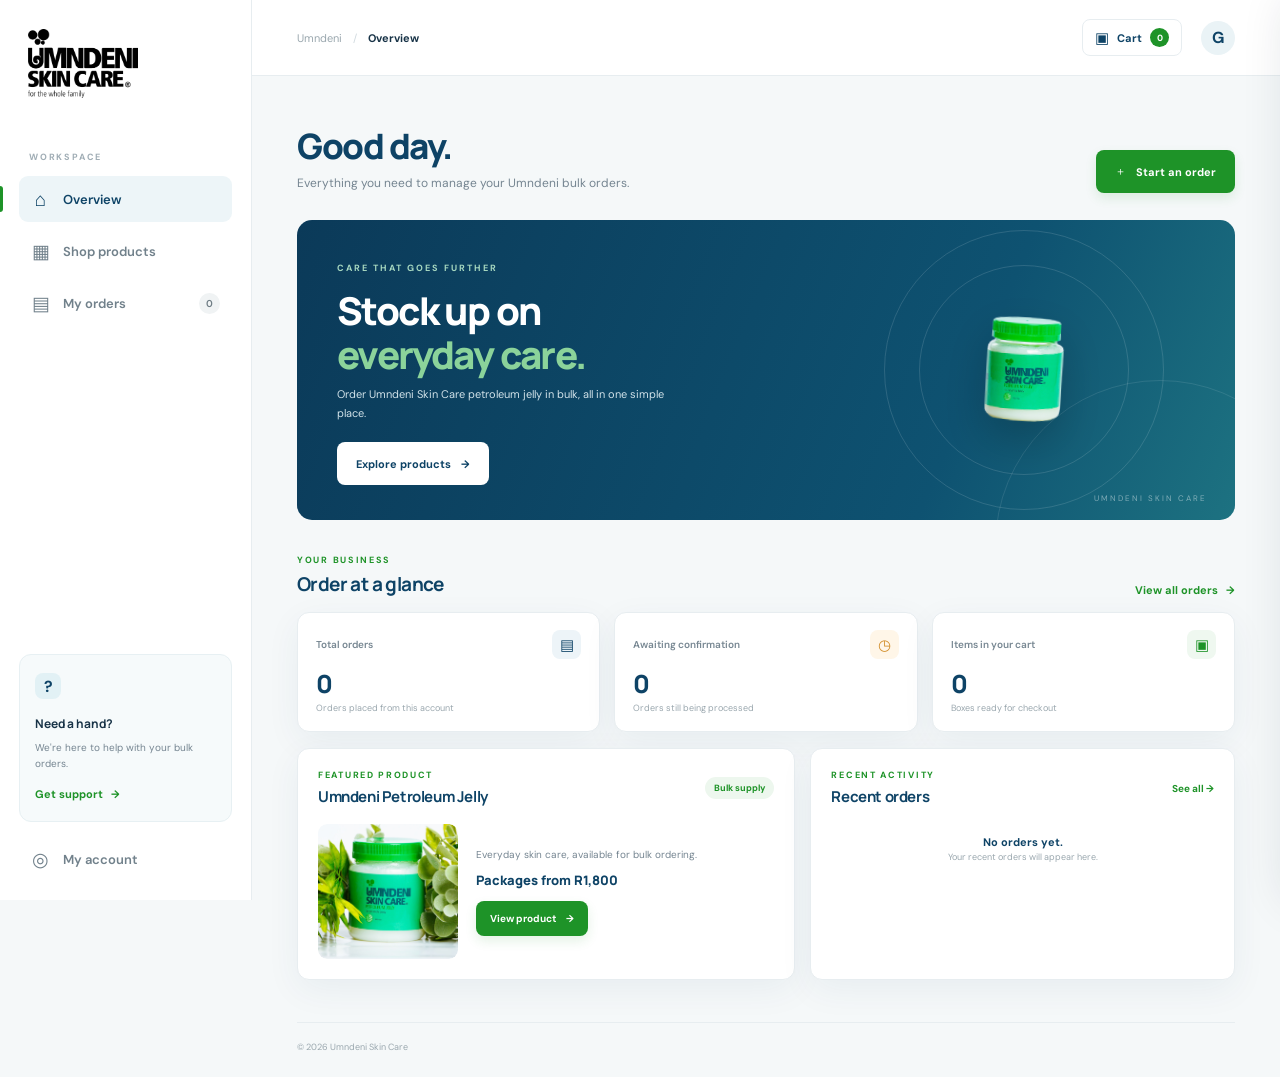
<file: index.html>
<!doctype html>
<html lang="en">
<head>
  <meta charset="UTF-8">
  <meta name="viewport" content="width=device-width, initial-scale=1.0">
  <meta name="theme-color" content="#0E4366">
  <meta name="description" content="Order Umndeni Skin Care petroleum jelly in bulk.">
  <title>Umndeni | Wholesale Shop</title>
  <link rel="preconnect" href="https://fonts.googleapis.com">
  <link rel="preconnect" href="https://fonts.gstatic.com" crossorigin>
  <link href="https://fonts.googleapis.com/css2?family=DM+Sans:wght@400;500;600;700&family=Manrope:wght@400;500;600;700;800&display=swap" rel="stylesheet">
  <link rel="stylesheet" href="assets/css/global.css?v=featured-image-cover1">
  <script src="assets/js/app.js?v=browse-buttons2" defer></script>
  <style>
    @media (max-width: 680px) {
      .hero-art .hero-product-image { display: none !important; }
    }
  </style>
</head>
<body data-page="home">
  <div class="app-shell">
    <aside class="sidebar" id="sidebar">
      <a class="brand" href="#" data-page="home" aria-label="Umndeni home">
        <img class="brand-logo" src="assets/images/Site-Logo-Black.png" alt="Umndeni Skin Care">
      </a>

      <div class="workspace-label">WORKSPACE</div>
      <nav class="side-nav" aria-label="Main navigation">
        <button class="nav-link active" data-page="home"><span class="nav-icon">⌂</span><span>Overview</span></button>
        <button class="nav-link" data-page="shop"><span class="nav-icon">▦</span><span>Shop products</span></button>
        <button class="nav-link" data-page="orders"><span class="nav-icon">▤</span><span>My orders</span><span class="nav-count" id="ordersNavCount">0</span></button>
      </nav>

      <div class="sidebar-spacer"></div>
      <div class="sidebar-help">
        <div class="help-icon">?</div>
        <strong>Need a hand?</strong>
        <p>We're here to help with your bulk orders.</p>
        <button class="text-button" data-page="help">Get support <span>→</span></button>
      </div>
      <div class="sidebar-bottom">
        <button class="nav-link" data-page="account"><span class="nav-icon">◎</span><span>My account</span></button>
      </div>
    </aside>

    <main class="main-area">
      <header class="topbar">
        <div class="topbar-left">
          <button class="mobile-menu icon-button" id="mobileMenu" aria-label="Open navigation">☰</button>
          <div class="breadcrumb"><span>Umndeni</span><span class="crumb-slash">/</span><strong id="pageCrumb">Overview</strong></div>
        </div>
        <div class="topbar-actions">
          <button type="button" class="cart-top-button" id="openCart" aria-label="Open shopping cart"><span class="cart-symbol">▣</span><span class="cart-label">Cart</span><span class="cart-badge" id="cartBadge">0</span></button>
          <button class="avatar-button" data-page="account" aria-label="My account">G</button>
        </div>
      </header>

      <div class="page-wrap">
<section class="page-view active" id="page-home">
          <div class="welcome-row">
            <div><div class="eyebrow"></div><h1>Good day<span id="welcomeName"></span>.</h1><p class="muted">Everything you need to manage your Umndeni bulk orders.</p></div>
            <button class="button button-primary" data-page="shop"><span>＋</span> Start an order</button>
          </div>

          <div class="hero-panel">
            <div class="hero-content">
              <span class="hero-kicker">CARE THAT GOES FURTHER</span>
              <h2>Stock up on<br><em>everyday care.</em></h2>
              <p>Order Umndeni Skin Care petroleum jelly in bulk, all in one simple place.</p>
              <button class="button button-white" data-page="shop">Explore products <span>→</span></button>
            </div>
            <div class="hero-art" aria-label="Product photography placeholder">
              <div class="hero-orbit orbit-one"></div><div class="hero-orbit orbit-two"></div>
              <img class="hero-product-image" src="assets/images/Homepage-Product-Photo.png" alt="Umndeni Skin Care petroleum jelly">
              <span class="hero-art-caption">UMNDENI SKIN CARE</span>
            </div>
            <div class="hero-decoration"></div>
          </div>

          <div class="section-heading"><div><span class="section-kicker">YOUR BUSINESS</span><h2>Order at a glance</h2></div><button class="text-button" data-page="orders">View all orders <span>→</span></button></div>
          <div class="stats-grid">
            <article class="stat-card"><div class="stat-top"><span>Total orders</span><span class="stat-icon navy-icon">▤</span></div><strong id="statTotalOrders">0</strong><small>Orders placed from this account</small></article>
            <article class="stat-card"><div class="stat-top"><span>Awaiting confirmation</span><span class="stat-icon amber-icon">◷</span></div><strong id="statPendingOrders">0</strong><small>Orders still being processed</small></article>
            <article class="stat-card"><div class="stat-top"><span>Items in your cart</span><span class="stat-icon green-icon">▣</span></div><strong id="statCartItems">0</strong><small>Boxes ready for checkout</small></article>
          </div>

          <div class="home-bottom-grid">
            <article class="content-card featured-card">
              <div class="card-heading"><div><span class="section-kicker">FEATURED PRODUCT</span><h3>Umndeni Petroleum Jelly</h3></div><span class="pill pill-green">Bulk supply</span></div>
              <div class="featured-product-row">
                <div class="mini-product-art"><img src="assets/images/Shop-Product-Photo.jpg" alt="Umndeni Petroleum Jelly"></div>
                <div class="featured-info"><p>Everyday skin care, available for bulk ordering.</p><div class="product-price">Packages from R1,800</div><button class="button button-primary button-small" data-page="shop">View product <span>→</span></button></div>
              </div>
            </article>
            <article class="content-card recent-card">
              <div class="card-heading"><div><span class="section-kicker">RECENT ACTIVITY</span><h3>Recent orders</h3></div><button class="icon-text-button" data-page="orders">See all →</button></div>
              <div id="recentOrders"><div class="empty-inline"><span class="empty-icon">▤</span><p>No orders yet.</p><small>Your recent orders will appear here.</small></div></div>
            </article>
          </div>
        </section>
        <footer class="main-footer"><span>© <span id="currentYear"></span> Umndeni Skin Care</span></footer>
      </div>
    </main>
  </div>

  <div class="mobile-overlay" id="mobileOverlay"></div>
  <nav class="mobile-bottom-nav" aria-label="Mobile navigation"><button class="mobile-nav-link active" data-page="home"><span>⌂</span><small>Home</small></button><button class="mobile-nav-link" data-page="shop"><span>▦</span><small>Shop</small></button><button type="button" class="mobile-nav-link mobile-cart-link" id="mobileCart"><span>▣<i id="mobileCartBadge">0</i></span><small>Cart</small></button><button class="mobile-nav-link" data-page="orders"><span>▤</span><small>Orders</small></button><button class="mobile-nav-link" data-page="account"><span>◎</span><small>Account</small></button></nav>

  <div class="drawer-backdrop" id="drawerBackdrop"></div>
  <aside class="cart-drawer" id="cartDrawer" aria-label="Shopping cart" aria-hidden="true">
    <div class="drawer-header"><div><span class="section-kicker">YOUR SELECTION</span><h2>Your cart <span id="drawerItemCount">(0)</span></h2></div><button class="icon-button close-drawer" id="closeCart" aria-label="Close cart">×</button></div>
    <div class="drawer-body" id="cartContents"><div class="empty-state drawer-empty"><div class="empty-state-icon">▣</div><h3>Your cart is empty</h3><p>Add bulk boxes from the shop to get started.</p><button class="button button-primary" data-page="shop" id="emptyCartShop">Browse products</button></div></div>
    <div class="drawer-footer" id="drawerFooter"><div class="summary-line"><span>Order total</span><strong id="drawerOrderTotal">Price on request</strong></div><p>Delivery charges, if applicable, will be confirmed before payment.</p><button class="button button-primary drawer-checkout" id="goCheckout">Continue to checkout <span>→</span></button></div>
  </aside>
  <div class="toast" id="toast" role="status" aria-live="polite"></div>
  <div class="modal-backdrop" id="orderModalBackdrop"><section class="order-modal" role="dialog" aria-modal="true" aria-labelledby="orderModalTitle"><button class="icon-button modal-close" id="closeOrderModal" aria-label="Close">×</button><div id="orderModalContent"></div></section></div>
</body>
</html>
</file>
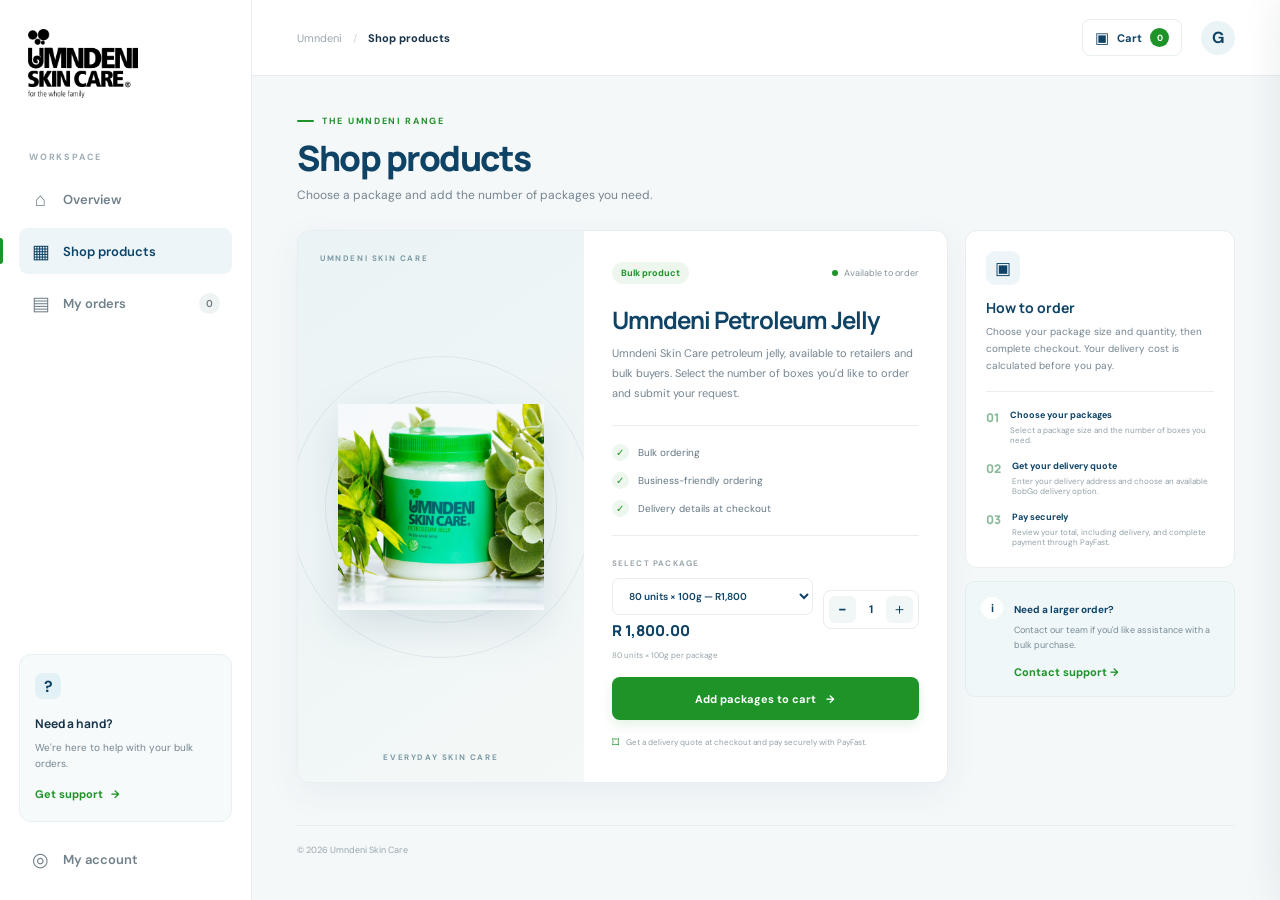
<file: checkout.html>
<!doctype html>
<html lang="en">
<head>
  <meta charset="UTF-8">
  <meta name="viewport" content="width=device-width, initial-scale=1.0">
  <meta name="theme-color" content="#0E4366">
  <meta name="description" content="Order Umndeni Skin Care petroleum jelly in bulk.">
  <title>Umndeni | Wholesale Shop</title>
  <link rel="preconnect" href="https://fonts.googleapis.com">
  <link rel="preconnect" href="https://fonts.gstatic.com" crossorigin>
  <link href="https://fonts.googleapis.com/css2?family=DM+Sans:wght@400;500;600;700&family=Manrope:wght@400;500;600;700;800&display=swap" rel="stylesheet">
  <link rel="stylesheet" href="assets/css/global.css?v=checkout-product-photo1">
  <script src="assets/js/app.js?v=checkout-product-photo1" defer></script>
</head>
<body data-page="checkout">
  <div class="app-shell">
    <aside class="sidebar" id="sidebar">
      <a class="brand" href="#" data-page="home" aria-label="Umndeni home">
        <img class="brand-logo" src="assets/images/Site-Logo-Black.png" alt="Umndeni Skin Care">
      </a>

      <div class="workspace-label">WORKSPACE</div>
      <nav class="side-nav" aria-label="Main navigation">
        <button class="nav-link active" data-page="home"><span class="nav-icon">⌂</span><span>Overview</span></button>
        <button class="nav-link" data-page="shop"><span class="nav-icon">▦</span><span>Shop products</span></button>
        <button class="nav-link" data-page="orders"><span class="nav-icon">▤</span><span>My orders</span><span class="nav-count" id="ordersNavCount">0</span></button>
      </nav>

      <div class="sidebar-spacer"></div>
      <div class="sidebar-help">
        <div class="help-icon">?</div>
        <strong>Need a hand?</strong>
        <p>We're here to help with your bulk orders.</p>
        <button class="text-button" data-page="help">Get support <span>→</span></button>
      </div>
      <div class="sidebar-bottom">
        <button class="nav-link" data-page="account"><span class="nav-icon">◎</span><span>My account</span></button>
      </div>
    </aside>

    <main class="main-area">
      <header class="topbar">
        <div class="topbar-left">
          <button class="mobile-menu icon-button" id="mobileMenu" aria-label="Open navigation">☰</button>
          <div class="breadcrumb"><span>Umndeni</span><span class="crumb-slash">/</span><strong id="pageCrumb">Checkout</strong></div>
        </div>
        <div class="topbar-actions">
          <button type="button" class="cart-top-button" id="openCart" aria-label="Open shopping cart"><span class="cart-symbol">▣</span><span class="cart-label">Cart</span><span class="cart-badge" id="cartBadge">0</span></button>
          <button class="avatar-button" data-page="account" aria-label="My account">G</button>
        </div>
      </header>

      <div class="page-wrap">
<section class="page-view active" id="page-checkout">
          <div class="page-heading"><div><div class="eyebrow"><span class="eyebrow-line"></span> ALMOST THERE</div><h1>Checkout</h1><p class="muted">Enter your details to submit your bulk order.</p></div><span class="checkout-step"><span>1</span> Your details <i></i><span>2</span> Confirmation</span></div>
          <div class="checkout-layout">
            <form class="checkout-form content-card" id="checkoutForm">
              <div class="form-section"><div class="form-section-heading"><span class="form-number">01</span><div><h3>Contact information</h3><p>Who should we contact about this order?</p></div></div>
                <div class="form-grid"><label class="form-field"><span>Full name *</span><input name="fullName" type="text" placeholder="e.g. Thando Mkhize" required autocomplete="name"></label><label class="form-field"><span>Email address *</span><input name="email" type="email" placeholder="you@business.co.za" required autocomplete="email"></label><label class="form-field"><span>Phone number *</span><input name="phone" type="tel" placeholder="+27 00 000 0000" required autocomplete="tel"></label><label class="form-field"><span>Business name</span><input name="business" type="text" placeholder="Your business name" autocomplete="organization"></label></div>
              </div>
              <div class="form-divider"></div>
              <div class="form-section"><div class="form-section-heading"><span class="form-number">02</span><div><h3>Delivery information</h3><p>Where should your order be delivered?</p></div></div>
                <div class="form-grid"><label class="form-field full-field"><span>Street address *</span><input name="address" type="text" placeholder="Street and building name" required autocomplete="street-address"></label><label class="form-field"><span>Suburb / Area</span><input name="area" type="text" placeholder="Suburb or local area" autocomplete="address-level3"></label><label class="form-field"><span>City / Town *</span><input name="city" type="text" placeholder="City or town" required autocomplete="address-level2"></label><label class="form-field"><span>Province *</span><select name="province" required><option value="">Select province</option><option>Eastern Cape</option><option>Free State</option><option>Gauteng</option><option>KwaZulu-Natal</option><option>Limpopo</option><option>Mpumalanga</option><option>North West</option><option>Northern Cape</option><option>Western Cape</option></select></label><label class="form-field"><span>Postal code</span><input name="postalCode" type="text" placeholder="e.g. 4001" autocomplete="postal-code" required></label></div>
                <label class="form-field notes-field"><span>Order notes <small>OPTIONAL</small></span><textarea name="notes" rows="3" placeholder="Anything else we should know about your order?"></textarea></label>
              </div>
              <div class="form-divider"></div>
              <div class="form-section shipping-quote-section"><div class="form-section-heading"><span class="form-number">03</span><div><h3>Delivery options</h3><p>Get available delivery services and prices for your address.</p></div></div><button class="button button-secondary" type="button" id="getDeliveryQuote">Get delivery options</button><p class="form-feedback" id="deliveryQuoteFeedback" aria-live="polite"></p><div id="deliveryQuoteOptions" aria-live="polite"></div></div>
              <div class="form-divider"></div>
              <div class="checkout-assurance"><span>✓</span><p>Your delivery price is calculated from the delivery options available for your address. Payment is securely processed by PayFast.</p></div>
              <button class="button button-primary submit-order-button" id="payNowButton" type="submit" disabled>Get a delivery quote first <span>→</span></button>
            </form>
            <aside class="checkout-summary content-card"><span class="section-kicker">YOUR ORDER</span><h3>Order summary</h3><div id="checkoutItems"></div><div class="summary-line"><span>Packages</span><strong id="checkoutBoxCount">0</strong></div><div class="summary-line"><span>Products subtotal</span><strong id="checkoutSubtotal">R0</strong></div><div class="summary-line"><span>Delivery</span><strong id="checkoutDeliveryFee">Awaiting quote</strong></div><div class="summary-line total-line"><span>Total to pay</span><strong id="checkoutOrderTotal">Get delivery quote</strong></div><div class="summary-info"><span>i</span><p>Choose a delivery option to see your final total before paying.</p></div><button class="back-to-cart" type="button" id="backToCart">← Edit cart</button></aside>
          </div>
        </section>
        <footer class="main-footer"><span>© <span id="currentYear"></span> Umndeni Skin Care</span></footer>
      </div>
    </main>
  </div>

  <div class="mobile-overlay" id="mobileOverlay"></div>
  <nav class="mobile-bottom-nav" aria-label="Mobile navigation"><button class="mobile-nav-link active" data-page="home"><span>⌂</span><small>Home</small></button><button class="mobile-nav-link" data-page="shop"><span>▦</span><small>Shop</small></button><button type="button" class="mobile-nav-link mobile-cart-link" id="mobileCart"><span>▣<i id="mobileCartBadge">0</i></span><small>Cart</small></button><button class="mobile-nav-link" data-page="orders"><span>▤</span><small>Orders</small></button><button class="mobile-nav-link" data-page="account"><span>◎</span><small>Account</small></button></nav>

  <div class="drawer-backdrop" id="drawerBackdrop"></div>
  <aside class="cart-drawer" id="cartDrawer" aria-label="Shopping cart" aria-hidden="true">
    <div class="drawer-header"><div><span class="section-kicker">YOUR SELECTION</span><h2>Your cart <span id="drawerItemCount">(0)</span></h2></div><button class="icon-button close-drawer" id="closeCart" aria-label="Close cart">×</button></div>
    <div class="drawer-body" id="cartContents"><div class="empty-state drawer-empty"><div class="empty-state-icon">▣</div><h3>Your cart is empty</h3><p>Add bulk boxes from the shop to get started.</p><button class="button button-primary" data-page="shop" id="emptyCartShop">Browse products</button></div></div>
    <div class="drawer-footer" id="drawerFooter"><div class="summary-line"><span>Order total</span><strong id="drawerOrderTotal">Price on request</strong></div><p>Delivery charges, if applicable, will be confirmed before payment.</p><button class="button button-primary drawer-checkout" id="goCheckout">Continue to checkout <span>→</span></button></div>
  </aside>
  <div class="toast" id="toast" role="status" aria-live="polite"></div>
  <div class="modal-backdrop" id="orderModalBackdrop"><section class="order-modal" role="dialog" aria-modal="true" aria-labelledby="orderModalTitle"><button class="icon-button modal-close" id="closeOrderModal" aria-label="Close">×</button><div id="orderModalContent"></div></section></div>
</body>
</html>
</file>
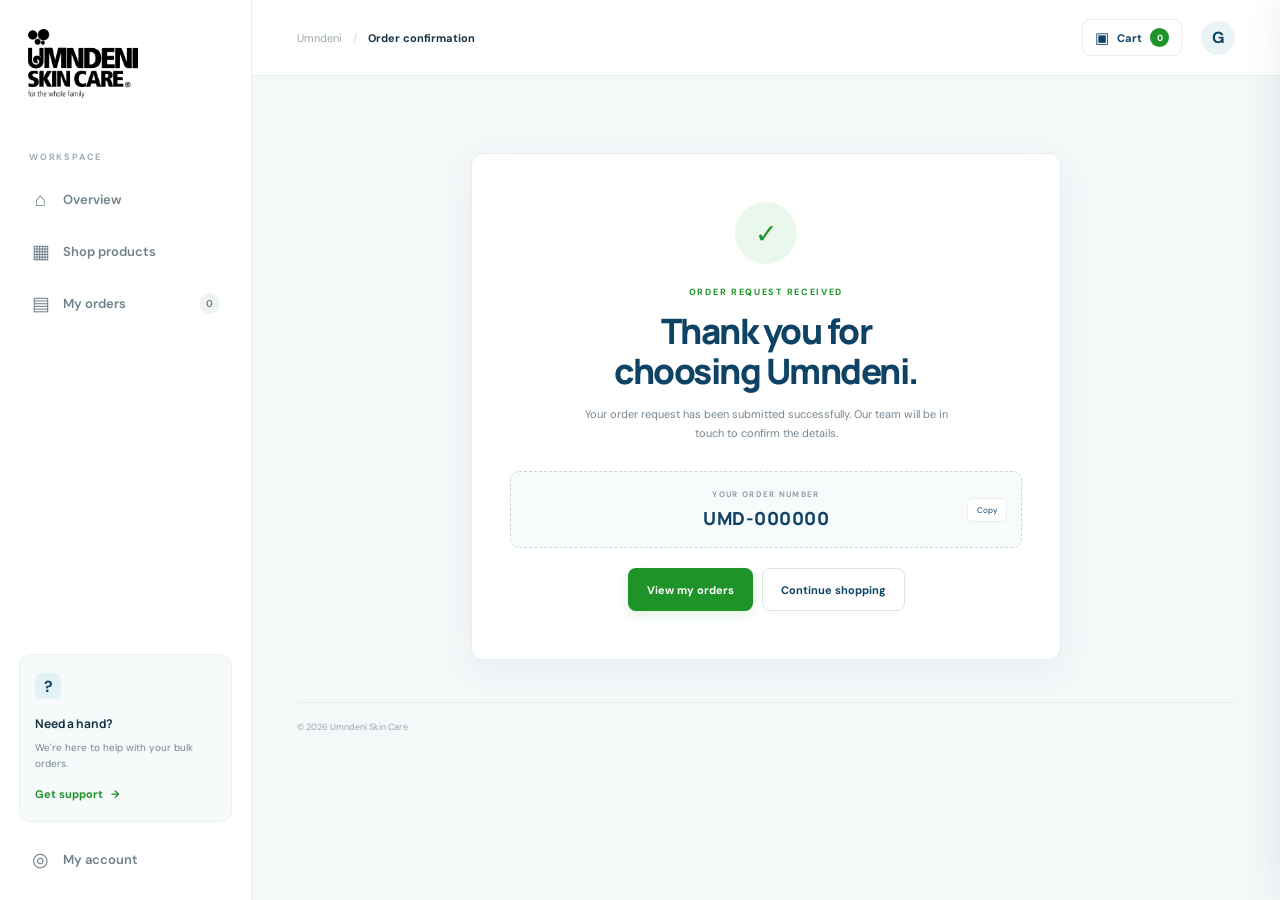
<file: confirmation.html>
<!doctype html>
<html lang="en">
<head>
  <meta charset="UTF-8">
  <meta name="viewport" content="width=device-width, initial-scale=1.0">
  <meta name="theme-color" content="#0E4366">
  <meta name="description" content="Order Umndeni Skin Care petroleum jelly in bulk.">
  <title>Umndeni | Wholesale Shop</title>
  <link rel="preconnect" href="https://fonts.googleapis.com">
  <link rel="preconnect" href="https://fonts.gstatic.com" crossorigin>
  <link href="https://fonts.googleapis.com/css2?family=DM+Sans:wght@400;500;600;700&family=Manrope:wght@400;500;600;700;800&display=swap" rel="stylesheet">
  <link rel="stylesheet" href="assets/css/global.css?v=product-assets1">
  <script src="assets/js/app.js?v=browse-buttons2" defer></script>
</head>
<body data-page="confirmation">
  <div class="app-shell">
    <aside class="sidebar" id="sidebar">
      <a class="brand" href="#" data-page="home" aria-label="Umndeni home">
        <img class="brand-logo" src="assets/images/Site-Logo-Black.png" alt="Umndeni Skin Care">
      </a>

      <div class="workspace-label">WORKSPACE</div>
      <nav class="side-nav" aria-label="Main navigation">
        <button class="nav-link active" data-page="home"><span class="nav-icon">⌂</span><span>Overview</span></button>
        <button class="nav-link" data-page="shop"><span class="nav-icon">▦</span><span>Shop products</span></button>
        <button class="nav-link" data-page="orders"><span class="nav-icon">▤</span><span>My orders</span><span class="nav-count" id="ordersNavCount">0</span></button>
      </nav>

      <div class="sidebar-spacer"></div>
      <div class="sidebar-help">
        <div class="help-icon">?</div>
        <strong>Need a hand?</strong>
        <p>We're here to help with your bulk orders.</p>
        <button class="text-button" data-page="help">Get support <span>→</span></button>
      </div>
      <div class="sidebar-bottom">
        <button class="nav-link" data-page="account"><span class="nav-icon">◎</span><span>My account</span></button>
      </div>
    </aside>

    <main class="main-area">
      <header class="topbar">
        <div class="topbar-left">
          <button class="mobile-menu icon-button" id="mobileMenu" aria-label="Open navigation">☰</button>
          <div class="breadcrumb"><span>Umndeni</span><span class="crumb-slash">/</span><strong id="pageCrumb">Order confirmation</strong></div>
        </div>
        <div class="topbar-actions">
          <button type="button" class="cart-top-button" id="openCart" aria-label="Open shopping cart"><span class="cart-symbol">▣</span><span class="cart-label">Cart</span><span class="cart-badge" id="cartBadge">0</span></button>
          <button class="avatar-button" data-page="account" aria-label="My account">G</button>
        </div>
      </header>

      <div class="page-wrap">
<section class="page-view active" id="page-confirmation">
          <div class="confirmation-wrap content-card"><div class="success-mark">✓</div><span class="section-kicker">ORDER REQUEST RECEIVED</span><h1>Thank you for<br>choosing Umndeni.</h1><p>Your order request has been submitted successfully. Our team will be in touch to confirm the details.</p><div class="confirmation-reference"><span>YOUR ORDER NUMBER</span><strong id="confirmationOrderNumber">UMD-000000</strong><button class="copy-reference" id="copyOrderNumber">Copy</button></div><div class="confirmation-actions"><button class="button button-primary" data-page="orders">View my orders</button><button class="button button-outline" data-page="shop">Continue shopping</button></div></div>
        </section>
        <footer class="main-footer"><span>© <span id="currentYear"></span> Umndeni Skin Care</span></footer>
      </div>
    </main>
  </div>

  <div class="mobile-overlay" id="mobileOverlay"></div>
  <nav class="mobile-bottom-nav" aria-label="Mobile navigation"><button class="mobile-nav-link active" data-page="home"><span>⌂</span><small>Home</small></button><button class="mobile-nav-link" data-page="shop"><span>▦</span><small>Shop</small></button><button type="button" class="mobile-nav-link mobile-cart-link" id="mobileCart"><span>▣<i id="mobileCartBadge">0</i></span><small>Cart</small></button><button class="mobile-nav-link" data-page="orders"><span>▤</span><small>Orders</small></button><button class="mobile-nav-link" data-page="account"><span>◎</span><small>Account</small></button></nav>

  <div class="drawer-backdrop" id="drawerBackdrop"></div>
  <aside class="cart-drawer" id="cartDrawer" aria-label="Shopping cart" aria-hidden="true">
    <div class="drawer-header"><div><span class="section-kicker">YOUR SELECTION</span><h2>Your cart <span id="drawerItemCount">(0)</span></h2></div><button class="icon-button close-drawer" id="closeCart" aria-label="Close cart">×</button></div>
    <div class="drawer-body" id="cartContents"><div class="empty-state drawer-empty"><div class="empty-state-icon">▣</div><h3>Your cart is empty</h3><p>Add bulk boxes from the shop to get started.</p><button class="button button-primary" data-page="shop" id="emptyCartShop">Browse products</button></div></div>
    <div class="drawer-footer" id="drawerFooter"><div class="summary-line"><span>Order total</span><strong id="drawerOrderTotal">Price on request</strong></div><p>Delivery charges, if applicable, will be confirmed before payment.</p><button class="button button-primary drawer-checkout" id="goCheckout">Continue to checkout <span>→</span></button></div>
  </aside>
  <div class="toast" id="toast" role="status" aria-live="polite"></div>
  <div class="modal-backdrop" id="orderModalBackdrop"><section class="order-modal" role="dialog" aria-modal="true" aria-labelledby="orderModalTitle"><button class="icon-button modal-close" id="closeOrderModal" aria-label="Close">×</button><div id="orderModalContent"></div></section></div>
</body>
</html>
</file>
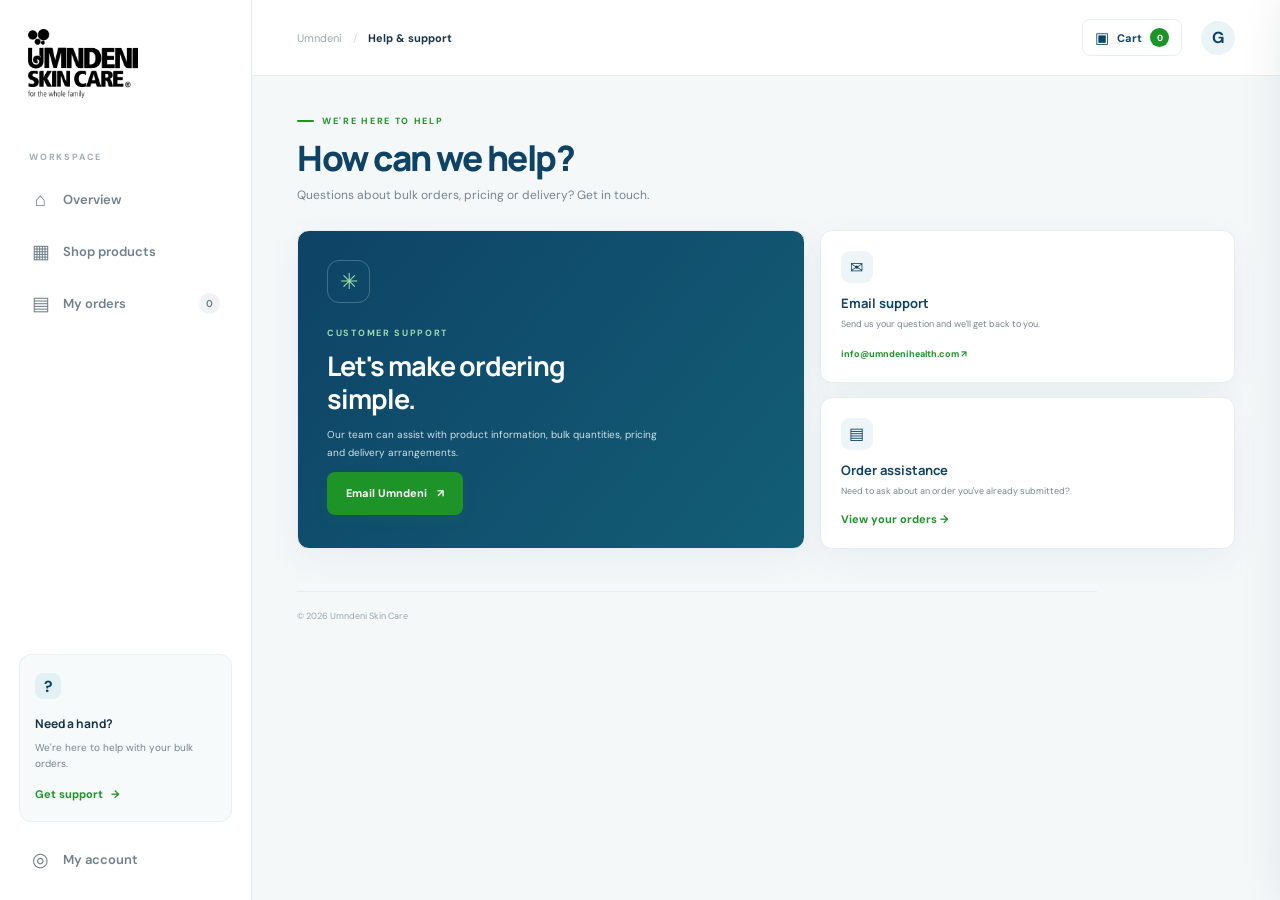
<file: help.html>
<!doctype html>
<html lang="en">
<head>
  <meta charset="UTF-8">
  <meta name="viewport" content="width=device-width, initial-scale=1.0">
  <meta name="theme-color" content="#0E4366">
  <meta name="description" content="Order Umndeni Skin Care petroleum jelly in bulk.">
  <title>Umndeni | Wholesale Shop</title>
  <link rel="preconnect" href="https://fonts.googleapis.com">
  <link rel="preconnect" href="https://fonts.gstatic.com" crossorigin>
  <link href="https://fonts.googleapis.com/css2?family=DM+Sans:wght@400;500;600;700&family=Manrope:wght@400;500;600;700;800&display=swap" rel="stylesheet">
  <link rel="stylesheet" href="assets/css/global.css?v=product-assets1">
  <script src="assets/js/app.js?v=browse-buttons2" defer></script>
</head>
<body data-page="help">
  <div class="app-shell">
    <aside class="sidebar" id="sidebar">
      <a class="brand" href="#" data-page="home" aria-label="Umndeni home">
        <img class="brand-logo" src="assets/images/Site-Logo-Black.png" alt="Umndeni Skin Care">
      </a>

      <div class="workspace-label">WORKSPACE</div>
      <nav class="side-nav" aria-label="Main navigation">
        <button class="nav-link active" data-page="home"><span class="nav-icon">⌂</span><span>Overview</span></button>
        <button class="nav-link" data-page="shop"><span class="nav-icon">▦</span><span>Shop products</span></button>
        <button class="nav-link" data-page="orders"><span class="nav-icon">▤</span><span>My orders</span><span class="nav-count" id="ordersNavCount">0</span></button>
      </nav>

      <div class="sidebar-spacer"></div>
      <div class="sidebar-help">
        <div class="help-icon">?</div>
        <strong>Need a hand?</strong>
        <p>We're here to help with your bulk orders.</p>
        <button class="text-button" data-page="help">Get support <span>→</span></button>
      </div>
      <div class="sidebar-bottom">
        <button class="nav-link" data-page="account"><span class="nav-icon">◎</span><span>My account</span></button>
      </div>
    </aside>

    <main class="main-area">
      <header class="topbar">
        <div class="topbar-left">
          <button class="mobile-menu icon-button" id="mobileMenu" aria-label="Open navigation">☰</button>
          <div class="breadcrumb"><span>Umndeni</span><span class="crumb-slash">/</span><strong id="pageCrumb">Help & support</strong></div>
        </div>
        <div class="topbar-actions">
          <button type="button" class="cart-top-button" id="openCart" aria-label="Open shopping cart"><span class="cart-symbol">▣</span><span class="cart-label">Cart</span><span class="cart-badge" id="cartBadge">0</span></button>
          <button class="avatar-button" data-page="account" aria-label="My account">G</button>
        </div>
      </header>

      <div class="page-wrap">
<section class="page-view active" id="page-help">
          <div class="page-heading"><div><div class="eyebrow"><span class="eyebrow-line"></span> WE'RE HERE TO HELP</div><h1>How can we help?</h1><p class="muted">Questions about bulk orders, pricing or delivery? Get in touch.</p></div></div>
          <div class="help-grid"><article class="content-card help-main-card"><div class="help-large-icon">✳</div><span class="section-kicker">CUSTOMER SUPPORT</span><h2>Let's make ordering<br>simple.</h2><p>Our team can assist with product information, bulk quantities, pricing and delivery arrangements.</p><a class="button button-primary" href="mailto:info@umndenihealth.com?subject=Umndeni%20bulk%20order%20enquiry">Email Umndeni <span>↗</span></a></article><div class="help-side"><article class="content-card help-contact-card"><span class="help-card-icon">✉</span><h3>Email support</h3><p>Send us your question and we'll get back to you.</p><a href="mailto:info@umndenihealth.com">info@umndenihealth.com ↗</a></article><article class="content-card help-contact-card"><span class="help-card-icon">▤</span><h3>Order assistance</h3><p>Need to ask about an order you've already submitted?</p><button class="text-button" data-page="orders">View your orders →</button></article></div></div>
          <div class="faq-section"><h        </section>
        <footer class="main-footer"><span>© <span id="currentYear"></span> Umndeni Skin Care</span></footer>
      </div>
    </main>
  </div>

  <div class="mobile-overlay" id="mobileOverlay"></div>
  <nav class="mobile-bottom-nav" aria-label="Mobile navigation"><button class="mobile-nav-link active" data-page="home"><span>⌂</span><small>Home</small></button><button class="mobile-nav-link" data-page="shop"><span>▦</span><small>Shop</small></button><button type="button" class="mobile-nav-link mobile-cart-link" id="mobileCart"><span>▣<i id="mobileCartBadge">0</i></span><small>Cart</small></button><button class="mobile-nav-link" data-page="orders"><span>▤</span><small>Orders</small></button><button class="mobile-nav-link" data-page="account"><span>◎</span><small>Account</small></button></nav>

  <div class="drawer-backdrop" id="drawerBackdrop"></div>
  <aside class="cart-drawer" id="cartDrawer" aria-label="Shopping cart" aria-hidden="true">
    <div class="drawer-header"><div><span class="section-kicker">YOUR SELECTION</span><h2>Your cart <span id="drawerItemCount">(0)</span></h2></div><button class="icon-button close-drawer" id="closeCart" aria-label="Close cart">×</button></div>
    <div class="drawer-body" id="cartContents"><div class="empty-state drawer-empty"><div class="empty-state-icon">▣</div><h3>Your cart is empty</h3><p>Add bulk boxes from the shop to get started.</p><button class="button button-primary" data-page="shop" id="emptyCartShop">Browse products</button></div></div>
    <div class="drawer-footer" id="drawerFooter"><div class="summary-line"><span>Order total</span><strong id="drawerOrderTotal">Price on request</strong></div><p>Delivery charges, if applicable, will be confirmed before payment.</p><button class="button button-primary drawer-checkout" id="goCheckout">Continue to checkout <span>→</span></button></div>
  </aside>
  <div class="toast" id="toast" role="status" aria-live="polite"></div>
  <div class="modal-backdrop" id="orderModalBackdrop"><section class="order-modal" role="dialog" aria-modal="true" aria-labelledby="orderModalTitle"><button class="icon-button modal-close" id="closeOrderModal" aria-label="Close">×</button><div id="orderModalContent"></div></section></div>
</body>
</html>
</file>
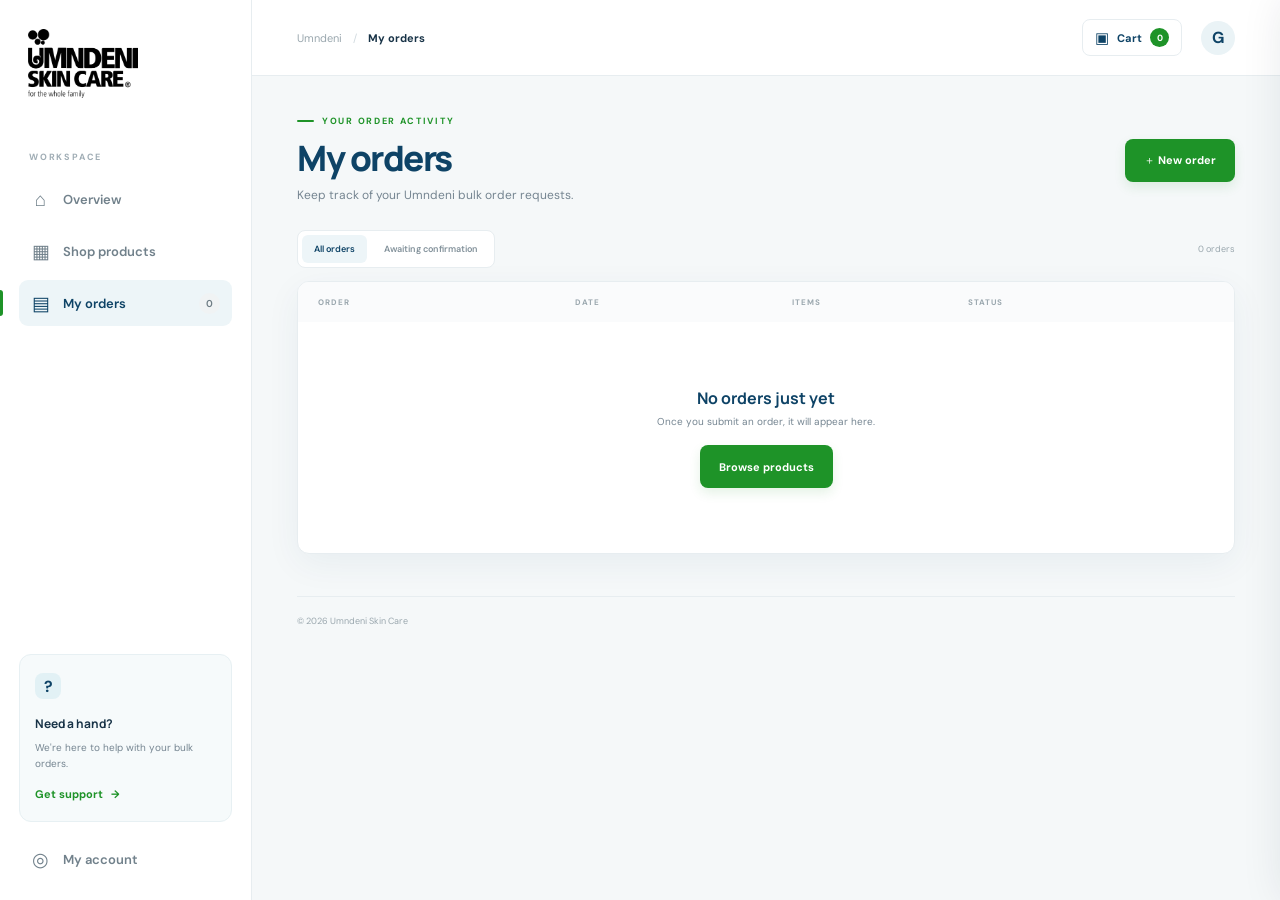
<file: orders.html>
<!doctype html>
<html lang="en">
<head>
  <meta charset="UTF-8">
  <meta name="viewport" content="width=device-width, initial-scale=1.0">
  <meta name="theme-color" content="#0E4366">
  <meta name="description" content="Order Umndeni Skin Care petroleum jelly in bulk.">
  <title>Umndeni | Wholesale Shop</title>
  <link rel="preconnect" href="https://fonts.googleapis.com">
  <link rel="preconnect" href="https://fonts.gstatic.com" crossorigin>
  <link href="https://fonts.googleapis.com/css2?family=DM+Sans:wght@400;500;600;700&family=Manrope:wght@400;500;600;700;800&display=swap" rel="stylesheet">
  <link rel="stylesheet" href="assets/css/global.css?v=product-assets1">
  <script src="assets/js/app.js?v=browse-buttons2" defer></script>
</head>
<body data-page="orders">
  <div class="app-shell">
    <aside class="sidebar" id="sidebar">
      <a class="brand" href="#" data-page="home" aria-label="Umndeni home">
        <img class="brand-logo" src="assets/images/Site-Logo-Black.png" alt="Umndeni Skin Care">
      </a>

      <div class="workspace-label">WORKSPACE</div>
      <nav class="side-nav" aria-label="Main navigation">
        <button class="nav-link active" data-page="home"><span class="nav-icon">⌂</span><span>Overview</span></button>
        <button class="nav-link" data-page="shop"><span class="nav-icon">▦</span><span>Shop products</span></button>
        <button class="nav-link" data-page="orders"><span class="nav-icon">▤</span><span>My orders</span><span class="nav-count" id="ordersNavCount">0</span></button>
      </nav>

      <div class="sidebar-spacer"></div>
      <div class="sidebar-help">
        <div class="help-icon">?</div>
        <strong>Need a hand?</strong>
        <p>We're here to help with your bulk orders.</p>
        <button class="text-button" data-page="help">Get support <span>→</span></button>
      </div>
      <div class="sidebar-bottom">
        <button class="nav-link" data-page="account"><span class="nav-icon">◎</span><span>My account</span></button>
      </div>
    </aside>

    <main class="main-area">
      <header class="topbar">
        <div class="topbar-left">
          <button class="mobile-menu icon-button" id="mobileMenu" aria-label="Open navigation">☰</button>
          <div class="breadcrumb"><span>Umndeni</span><span class="crumb-slash">/</span><strong id="pageCrumb">My orders</strong></div>
        </div>
        <div class="topbar-actions">
          <button type="button" class="cart-top-button" id="openCart" aria-label="Open shopping cart"><span class="cart-symbol">▣</span><span class="cart-label">Cart</span><span class="cart-badge" id="cartBadge">0</span></button>
          <button class="avatar-button" data-page="account" aria-label="My account">G</button>
        </div>
      </header>

      <div class="page-wrap">
<section class="page-view active" id="page-orders">
          <div class="page-heading"><div><div class="eyebrow"><span class="eyebrow-line"></span> YOUR ORDER ACTIVITY</div><h1>My orders</h1><p class="muted">Keep track of your Umndeni bulk order requests.</p></div><button class="button button-primary" data-page="shop">＋ New order</button></div>
          <div class="orders-toolbar"><div class="orders-tabs"><button class="order-filter active" data-filter="all">All orders</button><button class="order-filter" data-filter="pending">Awaiting confirmation</button></div><span class="results-count" id="ordersCount">0 orders</span></div>
          <div class="orders-card"><div class="orders-table-head"><span>ORDER</span><span>DATE</span><span>ITEMS</span><span>STATUS</span><span></span></div><div id="ordersList"><div class="empty-state"><div class="empty-state-icon">▤</div><h3>No orders just yet</h3><p>Once you submit an order, it will appear here.</p><button class="button button-primary" data-page="shop">Browse products</button></div></div></div>
        </section>
        <footer class="main-footer"><span>© <span id="currentYear"></span> Umndeni Skin Care</span></footer>
      </div>
    </main>
  </div>

  <div class="mobile-overlay" id="mobileOverlay"></div>
  <nav class="mobile-bottom-nav" aria-label="Mobile navigation"><button class="mobile-nav-link active" data-page="home"><span>⌂</span><small>Home</small></button><button class="mobile-nav-link" data-page="shop"><span>▦</span><small>Shop</small></button><button type="button" class="mobile-nav-link mobile-cart-link" id="mobileCart"><span>▣<i id="mobileCartBadge">0</i></span><small>Cart</small></button><button class="mobile-nav-link" data-page="orders"><span>▤</span><small>Orders</small></button><button class="mobile-nav-link" data-page="account"><span>◎</span><small>Account</small></button></nav>

  <div class="drawer-backdrop" id="drawerBackdrop"></div>
  <aside class="cart-drawer" id="cartDrawer" aria-label="Shopping cart" aria-hidden="true">
    <div class="drawer-header"><div><span class="section-kicker">YOUR SELECTION</span><h2>Your cart <span id="drawerItemCount">(0)</span></h2></div><button class="icon-button close-drawer" id="closeCart" aria-label="Close cart">×</button></div>
    <div class="drawer-body" id="cartContents"><div class="empty-state drawer-empty"><div class="empty-state-icon">▣</div><h3>Your cart is empty</h3><p>Add bulk boxes from the shop to get started.</p><button class="button button-primary" data-page="shop" id="emptyCartShop">Browse products</button></div></div>
    <div class="drawer-footer" id="drawerFooter"><div class="summary-line"><span>Order total</span><strong id="drawerOrderTotal">Price on request</strong></div><p>Delivery charges, if applicable, will be confirmed before payment.</p><button class="button button-primary drawer-checkout" id="goCheckout">Continue to checkout <span>→</span></button></div>
  </aside>
  <div class="toast" id="toast" role="status" aria-live="polite"></div>
  <div class="modal-backdrop" id="orderModalBackdrop"><section class="order-modal" role="dialog" aria-modal="true" aria-labelledby="orderModalTitle"><button class="icon-button modal-close" id="closeOrderModal" aria-label="Close">×</button><div id="orderModalContent"></div></section></div>
</body>
</html>
</file>
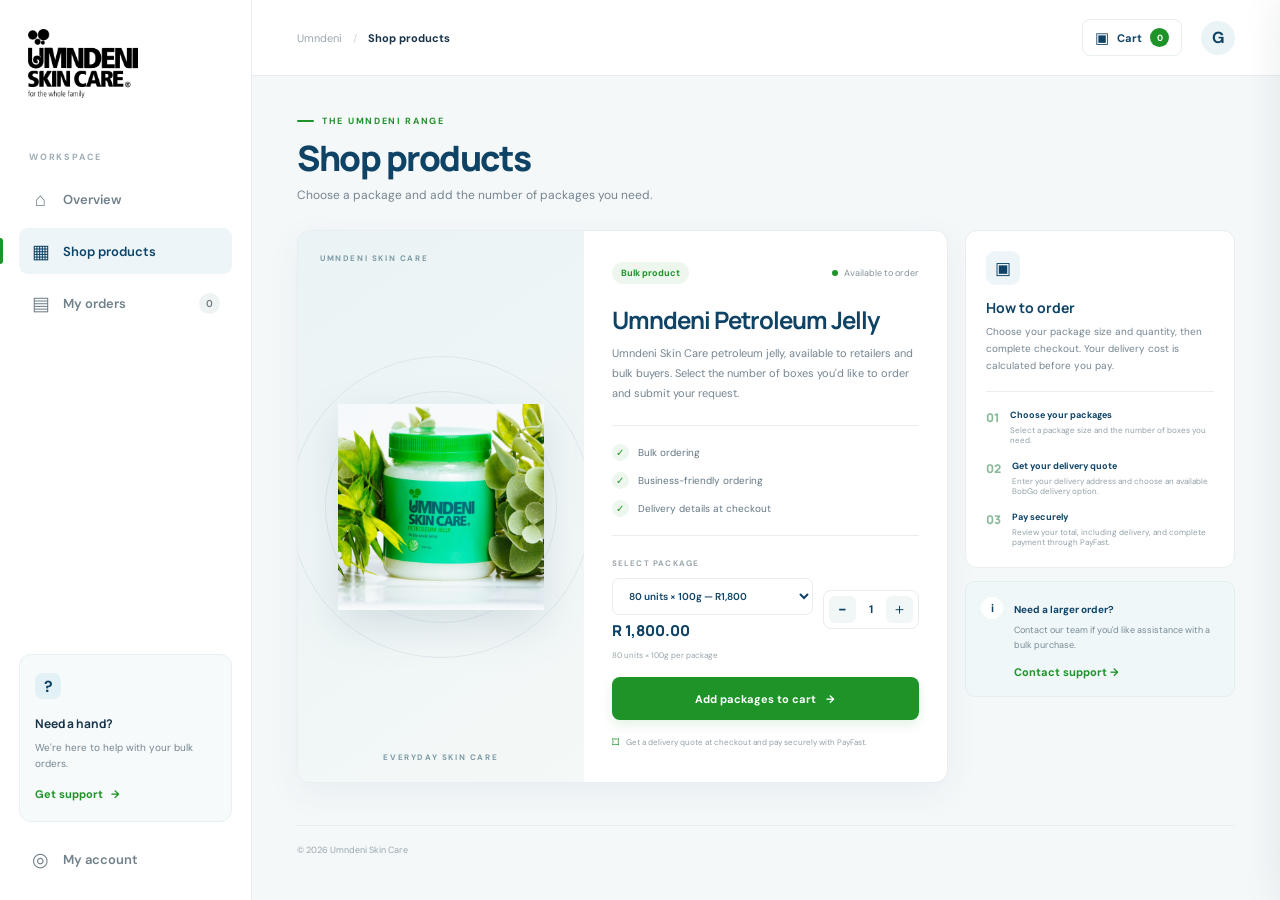
<file: shop.html>
<!doctype html>
<html lang="en">
<head>
  <meta charset="UTF-8">
  <meta name="viewport" content="width=device-width, initial-scale=1.0">
  <meta name="theme-color" content="#0E4366">
  <meta name="description" content="Order Umndeni Skin Care petroleum jelly in bulk.">
  <title>Umndeni | Wholesale Shop</title>
  <link rel="preconnect" href="https://fonts.googleapis.com">
  <link rel="preconnect" href="https://fonts.gstatic.com" crossorigin>
  <link href="https://fonts.googleapis.com/css2?family=DM+Sans:wght@400;500;600;700&family=Manrope:wght@400;500;600;700;800&display=swap" rel="stylesheet">
  <link rel="stylesheet" href="assets/css/global.css?v=product-assets1">
  <script src="assets/js/app.js?v=browse-buttons3" defer></script>
</head>
<body data-page="shop">
  <div class="app-shell">
    <aside class="sidebar" id="sidebar">
      <a class="brand" href="#" data-page="home" aria-label="Umndeni home">
        <img class="brand-logo" src="assets/images/Site-Logo-Black.png" alt="Umndeni Skin Care">
      </a>

      <div class="workspace-label">WORKSPACE</div>
      <nav class="side-nav" aria-label="Main navigation">
        <button type="button" class="nav-link active" data-page="home"><span class="nav-icon">⌂</span><span>Overview</span></button>
        <button type="button" class="nav-link" data-page="shop"><span class="nav-icon">▦</span><span>Shop products</span></button>
        <button type="button" class="nav-link" data-page="orders"><span class="nav-icon">▤</span><span>My orders</span><span class="nav-count" id="ordersNavCount">0</span></button>
      </nav>

      <div class="sidebar-spacer"></div>
      <div class="sidebar-help">
        <div class="help-icon">?</div>
        <strong>Need a hand?</strong>
        <p>We're here to help with your bulk orders.</p>
        <button type="button" class="text-button" data-page="help">Get support <span>→</span></button>
      </div>
      <div class="sidebar-bottom">
        <button type="button" class="nav-link" data-page="account"><span class="nav-icon">◎</span><span>My account</span></button>
      </div>
    </aside>

    <main class="main-area">
      <header class="topbar">
        <div class="topbar-left">
          <button type="button" class="mobile-menu icon-button" id="mobileMenu" aria-label="Open navigation">☰</button>
          <div class="breadcrumb"><span>Umndeni</span><span class="crumb-slash">/</span><strong id="pageCrumb">Shop products</strong></div>
        </div>
        <div class="topbar-actions">
          <button type="button" class="cart-top-button" id="openCart" aria-label="Open shopping cart"><span class="cart-symbol">▣</span><span class="cart-label">Cart</span><span class="cart-badge" id="cartBadge">0</span></button>
          <button type="button" class="avatar-button" data-page="account" aria-label="My account">G</button>
        </div>
      </header>

      <div class="page-wrap">
<section class="page-view active" id="page-shop">
          <div class="page-heading"><div><div class="eyebrow"><span class="eyebrow-line"></span> THE UMNDENI RANGE</div><h1>Shop products</h1><p class="muted">Choose a package and add the number of packages you need.</p></div></div>
          <div class="shop-layout">
            <article class="product-detail-card">
              <div class="product-visual">
                <span class="visual-tag">UMNDENI SKIN CARE</span>
                <img class="shop-product-image" src="assets/images/Shop-Product-Photo.jpg" alt="Umndeni Skin Care petroleum jelly product">
                <span class="visual-bottom">EVERYDAY SKIN CARE</span>
              </div>
              <div class="product-information">
                <div class="product-meta"><span class="pill pill-green">Bulk product</span><span class="stock-indicator"><i></i> Available to order</span></div>
                <h2>Umndeni Petroleum Jelly</h2>
                <p class="product-description">Umndeni Skin Care petroleum jelly, available to retailers and bulk buyers. Select the number of boxes you'd like to order and submit your request.</p>
                <div class="product-highlights"><div><span class="highlight-icon">✓</span><span>Bulk ordering</span></div><div><span class="highlight-icon">✓</span><span>Business-friendly ordering</span></div><div><span class="highlight-icon">✓</span><span>Delivery details at checkout</span></div></div>
                <div class="product-purchase">
                  <div class="package-choice"><label class="field-label" for="packageSelect">SELECT PACKAGE</label><select class="package-select" id="packageSelect"><option value="umndeni-petroleum-jelly-100g">80 units × 100g — R1,800</option><option value="umndeni-petroleum-jelly-250g">48 units × 250g — R1,920</option></select><strong class="price-request" id="productPrice">R1,800</strong><small id="packageDescription">80 units × 100g per package</small></div>
                  <div class="quantity-control"><button type="button" class="qty-btn" id="productQtyMinus" aria-label="Decrease quantity">−</button><span id="productQty">1</span><button type="button" class="qty-btn" id="productQtyPlus" aria-label="Increase quantity">＋</button></div>
                </div>
                <button type="button" class="button button-primary add-cart-button" id="addToCart">Add packages to cart <span>→</span></button>
                <div class="secure-note"><span>⌑</span> Get a delivery quote at checkout and pay securely with PayFast.</div>
              </div>
            </article>
            <aside class="shop-aside">
              <article class="aside-card">
                <div class="aside-icon">▣</div><h3>How to order</h3><p>Choose your package size and quantity, then complete checkout. Your delivery cost is calculated before you pay.</p>
                <div class="aside-divider"></div><div class="aside-feature"><span>01</span><div><strong>Choose your packages</strong><small>Select a package size and the number of boxes you need.</small></div></div><div class="aside-feature"><span>02</span><div><strong>Get your delivery quote</strong><small>Enter your delivery address and choose an available BobGo delivery option.</small></div></div><div class="aside-feature"><span>03</span><div><strong>Pay securely</strong><small>Review your total, including delivery, and complete payment through PayFast.</small></div></div>
              </article>
              <article class="aside-note"><span class="note-icon">i</span><div><strong>Need a larger order?</strong><p>Contact our team if you'd like assistance with a bulk purchase.</p><button type="button" class="text-button" data-page="help">Contact support →</button></div></article>
            </aside>
          </div>
        </section>
        <footer class="main-footer"><span>© <span id="currentYear"></span> Umndeni Skin Care</span></footer>
      </div>
    </main>
  </div>

  <div class="mobile-overlay" id="mobileOverlay"></div>
  <nav class="mobile-bottom-nav" aria-label="Mobile navigation"><button type="button" class="mobile-nav-link active" data-page="home"><span>⌂</span><small>Home</small></button><button type="button" class="mobile-nav-link" data-page="shop"><span>▦</span><small>Shop</small></button><button type="button" class="mobile-nav-link mobile-cart-link" id="mobileCart"><span>▣<i id="mobileCartBadge">0</i></span><small>Cart</small></button><button type="button" class="mobile-nav-link" data-page="orders"><span>▤</span><small>Orders</small></button><button type="button" class="mobile-nav-link" data-page="account"><span>◎</span><small>Account</small></button></nav>

  <div class="drawer-backdrop" id="drawerBackdrop"></div>
  <aside class="cart-drawer" id="cartDrawer" aria-label="Shopping cart" aria-hidden="true">
    <div class="drawer-header"><div><span class="section-kicker">YOUR SELECTION</span><h2>Your cart <span id="drawerItemCount">(0)</span></h2></div><button type="button" class="icon-button close-drawer" id="closeCart" aria-label="Close cart">×</button></div>
    <div class="drawer-body" id="cartContents"><div class="empty-state drawer-empty"><div class="empty-state-icon">▣</div><h3>Your cart is empty</h3><p>Add bulk boxes from the shop to get started.</p><button type="button" class="button button-primary" data-page="shop" id="emptyCartShop">Browse products</button></div></div>
    <div class="drawer-footer" id="drawerFooter"><div class="summary-line"><span>Order total</span><strong id="drawerOrderTotal">Price on request</strong></div><p>Delivery charges, if applicable, will be confirmed before payment.</p><button type="button" class="button button-primary drawer-checkout" id="goCheckout">Continue to checkout <span>→</span></button></div>
  </aside>
  <div class="toast" id="toast" role="status" aria-live="polite"></div>
  <div class="modal-backdrop" id="orderModalBackdrop"><section class="order-modal" role="dialog" aria-modal="true" aria-labelledby="orderModalTitle"><button type="button" class="icon-button modal-close" id="closeOrderModal" aria-label="Close">×</button><div id="orderModalContent"></div></section></div>
</body>
</html>
</file>
<file: assets/css/global.css>
:root {
  --navy: #0E4366;
  --navy-deep: #0A344F;
  --green: #1E9328;
  --green-dark: #177820;
  --blue: #41ABC9;
  --ink: #183347;
  --muted: #758591;
  --line: #E7EDF0;
  --surface: #FFFFFF;
  --canvas: #F5F8F9;
  --soft-blue: #EEF7FA;
  --soft-green: #EFF8F0;
  --shadow: 0 10px 35px rgba(14, 67, 102, .06);
  font-family: "DM Sans", sans-serif;
  color: var(--ink);
  background: var(--canvas);
  font-synthesis: none;
  text-rendering: optimizeLegibility;
}
* { box-sizing: border-box; }
html { min-width: 320px; scroll-behavior: smooth; }
body { margin: 0; min-width: 320px; min-height: 100vh; background: var(--canvas); }
button, input, select, textarea { font: inherit; }
button, a { -webkit-tap-highlight-color: transparent; }
button { cursor: pointer; }
a { color: inherit; text-decoration: none; }
.app-shell { min-height: 100vh; }
.sidebar { position: fixed; inset: 0 auto 0 0; z-index: 30; display: flex; flex-direction: column; width: 252px; padding: 29px 19px 20px; background: #fff; border-right: 1px solid var(--line); }
.brand { display: flex; align-items: center; gap: 11px; padding: 0 9px; color: var(--navy); }
.brand-logo { display: block; width: 110px; max-width: 100%; height: auto; object-fit: contain; object-position: left center; }
.brand-mark { display: grid; place-items: center; width: 42px; height: 42px; border-radius: 13px; background: var(--navy); color: #fff; font: 800 25px Manrope,sans-serif; }
.brand-copy { display: flex; flex-direction: column; line-height: 1; }
.brand-copy strong { font: 800 23px Manrope,sans-serif; letter-spacing: -1.3px; }
.brand-copy small { margin-top: 5px; color: var(--green); font-size: 9px; font-weight: 700; letter-spacing: 2.8px; }
.workspace-label { margin: 53px 10px 13px; color: #A0ADB5; font-size: 9px; font-weight: 700; letter-spacing: 1.8px; }
.side-nav { display: grid; gap: 6px; }
.nav-link { position: relative; display: flex; align-items: center; gap: 13px; width: 100%; min-height: 46px; padding: 0 12px; border: 0; border-radius: 9px; background: transparent; color: #71818B; text-align: left; font-size: 13px; font-weight: 600; transition: .2s ease; }
.nav-link:hover { background: #F5F8F9; color: var(--navy); }
.nav-link.active { background: #EDF5F8; color: var(--navy); }
.nav-link.active::before { position: absolute; left: -19px; top: 10px; bottom: 10px; width: 3px; border-radius: 0 3px 3px 0; background: var(--green); content: ""; }
.nav-icon { display: grid; place-items: center; width: 19px; font-size: 19px; font-weight: 400; }
.nav-count { display: grid; place-items: center; min-width: 21px; height: 21px; margin-left: auto; border-radius: 20px; background: #F0F3F4; color: #6E7C84; font-size: 10px; }
.sidebar-spacer { flex: 1; min-height: 35px; }
.sidebar-help { padding: 18px 15px; border: 1px solid #E7F0F3; border-radius: 12px; background: #F6FAFB; }
.help-icon { display: grid; place-items: center; width: 26px; height: 26px; margin-bottom: 13px; border-radius: 8px; background: #E2F1F5; color: var(--navy); font-weight: 700; }
.sidebar-help strong { font: 700 12px Manrope,sans-serif; }
.sidebar-help p { margin: 7px 0 10px; color: var(--muted); font-size: 10px; line-height: 1.6; }
.text-button, .icon-text-button { padding: 0; border: 0; background: none; color: var(--green); font-size: 11px; font-weight: 700; }
.text-button span { margin-left: 5px; }
.sidebar-bottom { margin-top: 17px; }
.sidebar-bottom .nav-link { min-height: 41px; }
.sidebar-foot { display: flex; align-items: center; gap: 7px; padding: 15px 10px 0; border-top: 1px solid var(--line); color: #9AA7AE; font-size: 9px; }
.online-dot { width: 7px; height: 7px; border-radius: 50%; background: var(--green); box-shadow: 0 0 0 3px #EAF6EB; }
.main-area { min-height: 100vh; margin-left: 252px; }
.topbar { position: sticky; top: 0; z-index: 20; display: flex; align-items: center; justify-content: space-between; height: 76px; padding: 0 45px; border-bottom: 1px solid var(--line); background: rgba(255,255,255,.94); backdrop-filter: blur(14px); }
.topbar-left, .topbar-actions, .breadcrumb { display: flex; align-items: center; }
.breadcrumb { gap: 11px; color: #9AA7AE; font-size: 11px; }
.breadcrumb strong { color: var(--ink); font-weight: 700; }
.crumb-slash { color: #D1DADF; }
.topbar-actions { gap: 19px; }
.topbar-welcome { display: flex; align-items: center; gap: 9px; color: #80909A; font-size: 10px; }
.cart-top-button { display: flex; align-items: center; gap: 8px; height: 37px; padding: 0 12px; border: 1px solid var(--line); border-radius: 8px; background: white; color: var(--navy); font-size: 11px; font-weight: 700; }
.cart-symbol { font-size: 15px; }
.cart-badge { display: grid; place-items: center; min-width: 19px; height: 19px; padding: 0 5px; border-radius: 20px; background: var(--green); color: #fff; font-size: 9px; }
.avatar-button { display: grid; place-items: center; width: 34px; height: 34px; border: 0; border-radius: 50%; background: #EAF3F6; color: var(--navy); font-weight: 700; }
.mobile-menu { display: none !important; }
.page-wrap { max-width: 1500px; margin: 0 auto; padding: 39px 45px 24px; }
.page-view { display: none; animation: fadeUp .3s ease; }
.page-view.active { display: block; }
@keyframes fadeUp { from { opacity: 0; transform: translateY(5px); } to { opacity: 1; transform: translateY(0); } }
.welcome-row, .page-heading { display: flex; align-items: flex-end; justify-content: space-between; gap: 20px; margin-bottom: 27px; }
.eyebrow, .section-kicker { display: flex; align-items: center; gap: 8px; color: var(--green); font-size: 9px; font-weight: 700; letter-spacing: 1.7px; }
.eyebrow-line { width: 17px; height: 2px; border-radius: 2px; background: var(--green); }
h1, h2, h3, p { margin-top: 0; }
h1, h2, h3 { font-family: Manrope, sans-serif; }
h1 { margin: 11px 0 7px; color: var(--navy); font-size: clamp(27px,3vw,35px); font-weight: 800; letter-spacing: -1.5px; line-height: 1.17; }
.muted { margin: 0; color: var(--muted); font-size: 12px; line-height: 1.6; }
.button { display: inline-flex; align-items: center; justify-content: center; gap: 10px; min-height: 43px; padding: 0 18px; border: 1px solid transparent; border-radius: 8px; font-size: 11px; font-weight: 700; transition: transform .2s, background .2s, box-shadow .2s; }
.button:hover { transform: translateY(-1px); }
.button-primary { background: var(--green); color: white; box-shadow: 0 5px 12px rgba(30,147,40,.12); }
.button-primary:hover { background: var(--green-dark); box-shadow: 0 7px 17px rgba(30,147,40,.2); }
.button-white { background: white; color: var(--navy); }
.button-outline { border-color: #DCE6EA; background: white; color: var(--navy); }
.button-small { min-height: 35px; padding: 0 13px; font-size: 10px; }
.hero-panel { position: relative; display: flex; min-height: 262px; overflow: hidden; border-radius: 15px; background: linear-gradient(112deg,#0B3A59 0%,#0E5271 70%,#1D7281 100%); color: white; }
.hero-content { position: relative; z-index: 2; width: 55%; padding: 35px 40px; }
.hero-kicker { color: #A7D8C0; font-size: 9px; font-weight: 700; letter-spacing: 2px; }
.hero-content h2 { margin: 13px 0 9px; font-size: clamp(28px,3vw,39px); font-weight: 800; letter-spacing: -1.6px; line-height: 1.13; }
.hero-content h2 em { color: #8BD39A; font-style: normal; }
.hero-content p { max-width: 330px; margin-bottom: 20px; color: #D1E2E9; font-size: 11px; line-height: 1.7; }
.hero-art { position: absolute; top: 0; right: 0; display: grid; place-items: center; width: 45%; height: 100%; overflow: hidden; }
.hero-orbit { position: absolute; border: 1px solid rgba(255,255,255,.13); border-radius: 50%; }
.orbit-one { width: 280px; height: 280px; }
.orbit-two { width: 210px; height: 210px; }
.hero-product-image { position: relative; z-index: 2; display: block; width: min(42%, 230px); max-height: 225px; object-fit: contain; filter: drop-shadow(0 18px 22px rgba(0,0,0,.2)); transform: rotate(3deg); }
.hero-product-placeholder { position: relative; z-index: 2; display: flex; align-items: center; flex-direction: column; justify-content: center; width: 150px; height: 174px; border: 1px dashed rgba(255,255,255,.45); border-radius: 12px; background: rgba(255,255,255,.08); text-align: center; backdrop-filter: blur(5px); transform: rotate(4deg); }
.placeholder-cross { color: #A7D8C0; font-size: 29px; line-height: 1; }
.hero-product-placeholder strong { margin-top: 8px; font: 800 15px Manrope,sans-serif; letter-spacing: 1px; }
.hero-product-placeholder small { margin-top: 4px; color: #A7D8C0; font-size: 7px; letter-spacing: 2px; }
.placeholder-note { margin-top: 13px; color: #D4E5E9; font-size: 8px; line-height: 1.5; }
.hero-art-caption { position: absolute; right: 28px; bottom: 17px; color: rgba(255,255,255,.45); font-size: 8px; letter-spacing: 2px; }
.hero-decoration { position: absolute; right: -90px; bottom: -190px; width: 330px; height: 330px; border: 1px solid rgba(255,255,255,.1); border-radius: 50%; }
.section-heading { display: flex; align-items: flex-end; justify-content: space-between; margin: 34px 0 15px; }
.section-heading h2 { margin: 5px 0 0; color: var(--navy); font-size: 19px; letter-spacing: -.6px; }
.stats-grid { display: grid; grid-template-columns: repeat(3,1fr); gap: 14px; }
.stat-card, .content-card { border: 1px solid var(--line); border-radius: 12px; background: white; box-shadow: var(--shadow); }
.stat-card { min-height: 119px; padding: 17px 18px; }
.stat-top { display: flex; align-items: center; justify-content: space-between; color: #778792; font-size: 10px; font-weight: 600; }
.stat-icon { display: grid; place-items: center; width: 29px; height: 29px; border-radius: 8px; font-size: 15px; }
.navy-icon { background: #EDF4F8; color: var(--navy); }
.amber-icon { background: #FFF6E8; color: #D18C27; }
.green-icon { background: var(--soft-green); color: var(--green); }
.stat-card > strong { display: block; margin-top: 7px; color: var(--navy); font: 800 25px Manrope,sans-serif; letter-spacing: -.7px; }
.stat-card > small { display: block; margin-top: 1px; color: #9AA7AE; font-size: 9px; }
.home-bottom-grid { display: grid; grid-template-columns: 1.08fr .92fr; gap: 15px; margin-top: 16px; }
.featured-card, .recent-card { padding: 20px; }
.card-heading { display: flex; align-items: center; justify-content: space-between; gap: 10px; }
.card-heading h3, .checkout-summary h3 { margin: 5px 0 0; color: var(--navy); font-size: 15px; letter-spacing: -.4px; }
.pill { display: inline-flex; align-items: center; padding: 5px 9px; border-radius: 30px; font-size: 9px; font-weight: 700; white-space: nowrap; }
.pill-green { background: #EDF7EE; color: var(--green); }
.featured-product-row { display: flex; align-items: center; gap: 18px; margin-top: 17px; }
.mini-product-art { display: flex; flex: 0 0 140px; align-items: center; flex-direction: column; justify-content: center; height: 135px; overflow: hidden; border-radius: 9px; background: transparent; color: var(--navy); }
.mini-product-art img { display: block; width: 100%; height: 100%; padding: 0; border-radius: 9px; object-fit: cover; }
.mini-product-art span { font: 800 33px Manrope,sans-serif; }
.mini-product-art small { color: #91A2AA; font-size: 7px; letter-spacing: 1px; }
.featured-info p { margin: 0 0 9px; color: var(--muted); font-size: 10px; line-height: 1.5; }
.product-price { margin-bottom: 12px; color: var(--navy); font: 800 13px Manrope,sans-serif; }
.icon-text-button { font-size: 10px; }
.empty-inline { display: flex; align-items: center; flex-direction: column; padding: 19px 8px 4px; text-align: center; }
.empty-icon { display: grid; place-items: center; width: 35px; height: 35px; border-radius: 10px; background: #F2F6F7; color: #91A2AA; font-size: 17px; }
.empty-inline p { margin: 9px 0 2px; color: var(--navy); font-size: 11px; font-weight: 700; }
.empty-inline small { color: #9AA7AE; font-size: 9px; }
.page-heading { align-items: center; margin-bottom: 25px; }
.catalog-tag { padding: 8px 11px; border: 1px solid #DCE9ED; border-radius: 6px; background: white; color: #83949D; font-size: 8px; font-weight: 700; letter-spacing: 1.2px; }
.shop-layout { display: grid; grid-template-columns: minmax(0,1fr) 270px; align-items: start; gap: 17px; }
.product-detail-card { display: grid; grid-template-columns: .88fr 1.12fr; overflow: hidden; border: 1px solid var(--line); border-radius: 13px; background: white; box-shadow: var(--shadow); }
.product-visual { position: relative; display: grid; place-items: center; min-height: 420px; overflow: hidden; background: linear-gradient(145deg,#EAF3F5,#F4F8F7); }
.product-visual::before, .product-visual::after { position: absolute; border: 1px solid rgba(14,67,102,.08); border-radius: 50%; content: ""; }
.product-visual::before { width: 300px; height: 300px; }
.product-visual::after { width: 230px; height: 230px; }
.visual-tag, .visual-bottom { position: absolute; z-index: 2; color: #7E9AA5; font-size: 8px; font-weight: 700; letter-spacing: 1.6px; }
.visual-tag { top: 22px; left: 22px; }
.visual-bottom { bottom: 20px; }
.shop-product-image { position: relative; z-index: 2; display: block; width: 72%; max-height: 370px; object-fit: contain; filter: drop-shadow(0 15px 20px rgba(14,67,102,.13)); }
.product-image-placeholder { position: relative; z-index: 2; display: flex; align-items: center; flex-direction: column; justify-content: center; width: 68%; min-height: 210px; border: 1px dashed #A8C2CA; border-radius: 12px; background: rgba(255,255,255,.58); color: var(--navy); text-align: center; }
.product-image-placeholder .placeholder-cross { color: var(--green); font-size: 35px; }
.product-image-placeholder strong { margin-top: 13px; font: 800 17px Manrope,sans-serif; letter-spacing: 1px; line-height: 1.2; }
.product-image-placeholder small { margin-top: 9px; color: #81959E; font-size: 8px; }
.product-information { padding: 31px 28px; }
.product-meta { display: flex; align-items: center; justify-content: space-between; gap: 8px; }
.stock-indicator { display: flex; align-items: center; gap: 6px; color: #82929A; font-size: 9px; }
.stock-indicator i { width: 6px; height: 6px; border-radius: 50%; background: var(--green); }
.product-information h2 { margin: 22px 0 9px; color: var(--navy); font-size: 24px; letter-spacing: -1px; line-height: 1.2; }
.product-description { color: var(--muted); font-size: 11px; line-height: 1.8; }
.product-highlights { display: grid; gap: 11px; margin: 22px 0; padding: 18px 0; border-top: 1px solid var(--line); border-bottom: 1px solid var(--line); }
.product-highlights div { display: flex; align-items: center; gap: 9px; color: #637783; font-size: 10px; }
.highlight-icon { display: grid; place-items: center; width: 17px; height: 17px; border-radius: 50%; background: #EDF7EE; color: var(--green); font-size: 10px; font-weight: 700; }
.product-purchase { display: flex; align-items: center; justify-content: space-between; gap: 10px; margin-bottom: 17px; }
.field-label { display: block; margin-bottom: 5px; color: #9AA7AE; font-size: 8px; font-weight: 700; letter-spacing: 1.2px; }
.package-choice { display: flex; flex-direction: column; align-items: flex-start; gap: 5px; min-width: 0; flex: 1; }
.package-select { width: 100%; max-width: 310px; padding: 10px 12px; border: 1px solid var(--line); border-radius: 7px; background: white; color: var(--navy); font: 600 10px "DM Sans",sans-serif; }
.price-request { display: block; color: var(--navy); font: 800 15px Manrope,sans-serif; }
.product-purchase small { display: block; margin-top: 4px; color: #98A5AC; font-size: 8px; }
.quantity-control { display: flex; align-items: center; gap: 13px; padding: 5px; border: 1px solid var(--line); border-radius: 8px; color: var(--navy); font-size: 11px; font-weight: 700; }
.qty-btn { display: grid; place-items: center; width: 27px; height: 27px; border: 0; border-radius: 6px; background: #F1F6F7; color: var(--navy); font-size: 15px; }
.add-cart-button { width: 100%; }
.secure-note { display: flex; align-items: center; gap: 7px; margin-top: 13px; color: #93A0A7; font-size: 8px; }
.secure-note span { color: var(--green); font-size: 14px; }
.shop-aside { display: grid; gap: 13px; }
.aside-card { padding: 20px; border: 1px solid var(--line); border-radius: 12px; background: white; }
.aside-icon { display: grid; place-items: center; width: 34px; height: 34px; border-radius: 9px; background: #EDF5F8; color: var(--navy); font-size: 17px; }
.aside-card h3 { margin: 13px 0 6px; color: var(--navy); font-size: 14px; }
.aside-card > p { margin: 0; color: var(--muted); font-size: 10px; line-height: 1.7; }
.aside-divider { height: 1px; margin: 17px 0; background: var(--line); }
.aside-feature { display: flex; gap: 11px; margin-top: 15px; }
.aside-feature > span { color: #8AB99A; font: 800 12px Manrope,sans-serif; }
.aside-feature div { display: grid; gap: 4px; }
.aside-feature strong { color: var(--navy); font-size: 9px; }
.aside-feature small { color: #91A0A7; font-size: 8px; }
.aside-note { display: flex; gap: 11px; padding: 15px; border: 1px solid #E4EEF1; border-radius: 10px; background: #F0F7F9; }
.note-icon { display: grid; flex: 0 0 22px; place-items: center; width: 22px; height: 22px; border-radius: 50%; background: white; color: var(--navy); font-size: 11px; font-weight: 700; }
.aside-note strong { color: var(--navy); font-size: 10px; }
.aside-note p { margin: 5px 0 8px; color: #758A94; font-size: 9px; line-height: 1.6; }
.orders-toolbar { display: flex; align-items: center; justify-content: space-between; margin-bottom: 13px; }
.orders-tabs { display: flex; gap: 5px; padding: 4px; border: 1px solid var(--line); border-radius: 8px; background: white; }
.order-filter { padding: 8px 12px; border: 0; border-radius: 6px; background: transparent; color: #82919A; font-size: 9px; font-weight: 600; }
.order-filter.active { background: #EDF5F8; color: var(--navy); }
.results-count { color: #9AA7AE; font-size: 9px; }
.orders-card { overflow: hidden; border: 1px solid var(--line); border-radius: 12px; background: white; box-shadow: var(--shadow); }
.orders-table-head, .order-row { display: grid; grid-template-columns: 1.2fr 1fr .8fr 1fr 30px; align-items: center; gap: 12px; padding: 15px 20px; }
.orders-table-head { background: #FAFBFC; color: #9AA7AE; font-size: 8px; font-weight: 700; letter-spacing: 1px; }
.order-row { min-height: 70px; border-top: 1px solid #EEF1F2; color: #71818B; font-size: 10px; }
.order-ref { color: var(--navy); font-size: 10px; font-weight: 700; }
.order-date { color: #82919A; font-size: 9px; }
.order-items { color: #607581; font-size: 9px; }
.status-pill { display: inline-flex; align-items: center; gap: 6px; width: fit-content; padding: 6px 8px; border-radius: 30px; background: #FFF6E8; color: #B77C20; font-size: 8px; font-weight: 700; }
.status-pill::before { width: 5px; height: 5px; border-radius: 50%; background: currentColor; content: ""; }
.order-open { width: 27px; height: 27px; border: 1px solid var(--line); border-radius: 7px; background: white; color: var(--navy); }
.empty-state { display: flex; align-items: center; flex-direction: column; padding: 65px 20px; text-align: center; }
.empty-state-icon { display: grid; place-items: center; width: 54px; height: 54px; margin-bottom: 15px; border-radius: 15px; background: #F0F6F7; color: #7896A2; font-size: 23px; }
.empty-state h3 { margin: 0 0 6px; color: var(--navy); font-size: 16px; }
.empty-state p { margin: 0 0 17px; color: var(--muted); font-size: 10px; }
.checkout-step { display: flex; align-items: center; gap: 8px; color: #84939B; font-size: 9px; }
.checkout-step span { display: grid; place-items: center; width: 22px; height: 22px; border-radius: 50%; background: #EAF4EC; color: var(--green); font-size: 9px; font-weight: 700; }
.checkout-step i { width: 20px; height: 1px; background: #D9E3E6; }
.checkout-layout { display: grid; grid-template-columns: minmax(0,1.5fr) minmax(250px,.75fr); align-items: start; gap: 17px; }
.checkout-form { padding: 25px; }
.form-section-heading { display: flex; align-items: flex-start; gap: 12px; margin-bottom: 20px; }
.form-number { display: grid; place-items: center; width: 29px; height: 29px; flex: 0 0 29px; border-radius: 8px; background: #EDF5F8; color: var(--navy); font: 800 10px Manrope,sans-serif; }
.form-section-heading h3 { margin: 1px 0 4px; color: var(--navy); font-size: 14px; }
.form-section-heading p { margin: 0; color: #94A1A8; font-size: 9px; }
.form-grid { display: grid; grid-template-columns: 1fr 1fr; gap: 15px 13px; }
.form-field { display: grid; gap: 7px; color: #607581; font-size: 9px; font-weight: 700; }
.form-field input, .form-field select, .form-field textarea { width: 100%; min-height: 42px; padding: 0 12px; outline: 0; border: 1px solid #E4EAED; border-radius: 7px; background: #fff; color: var(--ink); font-size: 10px; font-weight: 400; transition: border .2s, box-shadow .2s; }
.form-field textarea { min-height: 75px; padding: 11px 12px; resize: vertical; }
.form-field input:focus, .form-field select:focus, .form-field textarea:focus { border-color: var(--blue); box-shadow: 0 0 0 3px rgba(65,171,201,.12); }
.form-field input::placeholder, .form-field textarea::placeholder { color: #B2BDC2; }
.full-field { grid-column: 1 / -1; }
.form-divider { height: 1px; margin: 24px 0; background: var(--line); }
.notes-field { margin-top: 15px; }
.notes-field span small { margin-left: 5px; color: #A5B0B5; font-size: 7px; letter-spacing: .8px; }
.checkout-assurance { display: flex; align-items: flex-start; gap: 10px; margin-top: 22px; padding: 13px; border-radius: 8px; background: #F2F8F3; }
.checkout-assurance span { color: var(--green); font-size: 13px; font-weight: 700; }
.checkout-assurance p { margin: 0; color: #6F8975; font-size: 9px; line-height: 1.6; }
.submit-order-button { width: 100%; margin-top: 17px; }
.checkout-summary { position: sticky; top: 95px; padding: 22px; }
.checkout-summary h3 { margin: 6px 0 19px; font-size: 17px; }
.checkout-item { display: flex; align-items: center; gap: 11px; padding: 13px 0; border-top: 1px solid var(--line); }
.checkout-item-art { flex: 0 0 56px; width: 56px; height: 56px; overflow: hidden; border-radius: 8px; background: #EEF5F6; }
.checkout-item-art img { display: block; width: 100%; height: 100%; object-fit: cover; }
.checkout-item-info { flex: 1; }
.checkout-item-info strong { display: block; color: var(--navy); font-size: 9px; }
.checkout-item-info small { display: block; margin-top: 4px; color: #8C9AA1; font-size: 8px; }
.checkout-item-price { color: var(--navy); font-size: 9px; font-weight: 700; white-space: nowrap; }
.summary-line { display: flex; align-items: center; justify-content: space-between; gap: 10px; padding: 13px 0; border-top: 1px solid var(--line); color: #82919A; font-size: 9px; }
.summary-line strong { color: var(--navy); font-size: 10px; }
.total-line { margin-top: 2px; }
.total-line strong { font: 800 13px Manrope,sans-serif; }
.summary-info { display: flex; gap: 8px; margin-top: 9px; padding: 11px; border-radius: 7px; background: #F3F8FA; }
.summary-info span { color: var(--blue); font-weight: 700; }
.summary-info p { margin: 0; color: #82949D; font-size: 8px; line-height: 1.6; }
.back-to-cart { margin-top: 14px; padding: 0; border: 0; background: none; color: var(--green); font-size: 9px; font-weight: 700; }
.confirmation-wrap { display: flex; align-items: center; flex-direction: column; max-width: 590px; margin: 38px auto; padding: 48px 38px; text-align: center; }
.success-mark { display: grid; place-items: center; width: 62px; height: 62px; margin-bottom: 22px; border-radius: 50%; background: #EAF7EC; color: var(--green); font-size: 27px; font-weight: 700; }
.confirmation-wrap .section-kicker { justify-content: center; }
.confirmation-wrap h1 { margin: 13px 0; font-size: 35px; line-height: 1.15; }
.confirmation-wrap > p { max-width: 365px; color: var(--muted); font-size: 11px; line-height: 1.8; }
.confirmation-reference { position: relative; display: grid; gap: 7px; width: 100%; margin: 16px 0 20px; padding: 17px; border: 1px dashed #C9D9DE; border-radius: 9px; background: #F8FBFC; }
.confirmation-reference span { color: #8FA0A8; font-size: 8px; font-weight: 700; letter-spacing: 1.3px; }
.confirmation-reference strong { color: var(--navy); font: 800 18px Manrope,sans-serif; letter-spacing: .5px; }
.copy-reference { position: absolute; top: 50%; right: 14px; padding: 6px 9px; transform: translateY(-50%); border: 1px solid var(--line); border-radius: 5px; background: white; color: var(--navy); font-size: 8px; }
.confirmation-actions { display: flex; flex-wrap: wrap; justify-content: center; gap: 9px; }
.account-layout { display: grid; grid-template-columns: minmax(0,1.3fr) minmax(230px,.7fr); align-items: stretch; gap: 16px; }
.account-form { box-sizing: border-box; align-self: start; margin: 0; padding: 24px; }
.account-profile { display: flex; align-items: center; gap: 13px; margin-bottom: 23px; padding-bottom: 20px; border-bottom: 1px solid var(--line); }
.account-avatar { display: grid; place-items: center; width: 47px; height: 47px; border-radius: 50%; background: #E9F3F6; color: var(--navy); font: 800 18px Manrope,sans-serif; }
.account-profile h3 { margin: 0 0 4px; color: var(--navy); font-size: 13px; }
.account-profile p { margin: 0; color: #91A0A7; font-size: 9px; }
.account-form > .button { margin-top: 20px; }
.form-feedback { display: inline-block; margin: 0 0 0 12px; color: var(--green); font-size: 9px; }
.account-side { box-sizing: border-box; align-self: start; margin: 0; padding: 24px; }
.account-side h3 { margin: 7px 0; color: var(--navy); font-size: 15px; }
.account-side > p { color: var(--muted); font-size: 10px; line-height: 1.7; }
.account-stat { display: flex; justify-content: space-between; margin: 20px 0 14px; padding: 14px 0; border-top: 1px solid var(--line); border-bottom: 1px solid var(--line); color: #81919A; font-size: 10px; }
.account-stat strong { color: var(--navy); font: 800 16px Manrope,sans-serif; }
.help-grid { display: grid; grid-template-columns: 1.1fr .9fr; gap: 15px; }
.help-main-card { position: relative; overflow: hidden; padding: 29px; background: linear-gradient(130deg,#0E4366,#135E76); color: white; }
.help-large-icon { display: grid; place-items: center; width: 43px; height: 43px; margin-bottom: 24px; border: 1px solid rgba(255,255,255,.22); border-radius: 12px; color: #9DDBAA; font-size: 22px; }
.help-main-card .section-kicker { color: #9DDBAA; }
.help-main-card h2 { margin: 11px 0; font-size: 27px; letter-spacing: -1px; line-height: 1.2; }
.help-main-card > p { max-width: 350px; color: #D0E2E8; font-size: 10px; line-height: 1.8; }
.help-main-card > small { display: block; margin-top: 12px; color: #A7C6D0; font-size: 8px; }
.help-side { display: grid; gap: 14px; }
.help-contact-card { padding: 20px; }
.help-card-icon { display: grid; place-items: center; width: 32px; height: 32px; border-radius: 9px; background: #EDF5F8; color: var(--navy); }
.help-contact-card h3 { margin: 11px 0 5px; color: var(--navy); font-size: 13px; }
.help-contact-card p { margin: 0 0 9px; color: var(--muted); font-size: 9px; line-height: 1.6; }
.help-contact-card a { color: var(--green); font-size: 9px; font-weight: 700; }
.faq-section { max-width: 800px; margin-top: 35px; }
.faq-section h2 { margin: 7px 0 15px; color: var(--navy); font-size: 19px; }
.faq-section details { padding: 15px 0; border-top: 1px solid var(--line); }
.faq-section summary { color: var(--navy); cursor: pointer; font-size: 11px; font-weight: 700; }
.faq-section details p { margin: 10px 0 0; color: var(--muted); font-size: 10px; line-height: 1.7; }
.main-footer { display: flex; justify-content: space-between; margin-top: 42px; padding: 18px 0 0; border-top: 1px solid var(--line); color: #9AA7AE; font-size: 9px; }
.mobile-bottom-nav { display: none; }
.mobile-overlay { display: none; }
.drawer-backdrop, .modal-backdrop { position: fixed; inset: 0; z-index: 50; visibility: hidden; background: rgba(7,28,42,.38); opacity: 0; transition: .25s; }
.drawer-backdrop.open, .modal-backdrop.open { visibility: visible; opacity: 1; }
.cart-drawer { position: fixed; top: 0; right: 0; z-index: 51; display: flex; flex-direction: column; width: min(430px,100%); height: 100dvh; padding: 25px; transform: translateX(105%); background: white; box-shadow: -15px 0 45px rgba(5,32,47,.12); transition: transform .28s ease; }
.cart-drawer.open { transform: translateX(0); }
.drawer-header { display: flex; align-items: center; justify-content: space-between; padding-bottom: 20px; border-bottom: 1px solid var(--line); }
.drawer-header h2 { margin: 6px 0 0; color: var(--navy); font-size: 21px; }
.drawer-header h2 span { color: #9AA7AE; font: 500 11px "DM Sans",sans-serif; }
.icon-button { display: grid; place-items: center; width: 35px; height: 35px; border: 1px solid var(--line); border-radius: 8px; background: white; color: var(--navy); font-size: 19px; }
.close-drawer { font-size: 23px; }
.drawer-body { flex: 1; overflow-y: auto; }
.drawer-empty { padding-top: 55px; }
.cart-line-item { display: flex; gap: 12px; padding: 18px 0; border-bottom: 1px solid var(--line); }
.cart-line-art { flex: 0 0 72px; width: 72px; height: 72px; overflow: hidden; border-radius: 9px; background: #EEF5F6; }
.cart-line-art img { display: block; width: 100%; height: 100%; object-fit: cover; }
.cart-line-info { flex: 1; min-width: 0; }
.cart-line-info strong { display: block; margin: 3px 0 5px; color: var(--navy); font-size: 10px; }
.cart-line-info small { display: block; color: #8B9AA1; font-size: 8px; }
.cart-line-controls { display: flex; align-items: center; gap: 8px; margin-top: 11px; }
.cart-line-controls button { display: grid; place-items: center; width: 23px; height: 23px; border: 1px solid var(--line); border-radius: 5px; background: white; color: var(--navy); font-size: 12px; }
.cart-line-controls span { color: var(--navy); font-size: 9px; font-weight: 700; }
.remove-item { margin-left: auto; border: 0 !important; color: #A0ADB4 !important; }
.drawer-footer { padding-top: 17px; border-top: 1px solid var(--line); }
.drawer-footer p { margin: -3px 0 14px; color: #92A0A7; font-size: 8px; }
.drawer-checkout { width: 100%; }
.toast { position: fixed; right: 25px; bottom: 25px; z-index: 90; max-width: calc(100% - 40px); padding: 12px 17px; transform: translateY(15px); border-radius: 8px; background: var(--navy-deep); color: white; box-shadow: 0 8px 24px rgba(0,0,0,.15); font-size: 10px; opacity: 0; pointer-events: none; transition: .25s; }
.toast.show { transform: translateY(0); opacity: 1; }
.modal-backdrop { z-index: 70; display: grid; place-items: center; padding: 18px; }
.order-modal { position: relative; width: min(520px,100%); max-height: 85vh; overflow-y: auto; padding: 27px; border-radius: 14px; background: white; box-shadow: 0 20px 70px rgba(5,32,47,.2); }
.modal-close { position: absolute; top: 17px; right: 17px; }
.order-modal h2 { margin: 8px 40px 18px 0; color: var(--navy); font-size: 21px; }
.modal-detail-grid { display: grid; grid-template-columns: 1fr 1fr; gap: 13px; margin: 17px 0; }
.modal-detail { padding: 12px; border-radius: 8px; background: #F6F9FA; }
.modal-detail small { display: block; margin-bottom: 5px; color: #94A2A9; font-size: 8px; }
.modal-detail strong { color: var(--navy); font-size: 10px; overflow-wrap: anywhere; }
.modal-section-title { margin: 18px 0 9px; color: var(--navy); font-size: 11px; font-weight: 700; }
.modal-notes { padding: 12px; border-radius: 8px; background: #F7F9FA; color: #71818B; font-size: 9px; line-height: 1.6; }
@media (min-width: 1500px) { .page-wrap { padding-right: 58px; padding-left: 58px; } }
@media (max-width: 1180px) {
  .sidebar { width: 220px; padding-right: 15px; padding-left: 15px; }
  .main-area { margin-left: 220px; }
  .topbar { padding: 0 28px; }
  .page-wrap { padding: 32px 28px 22px; }
  .shop-layout { grid-template-columns: minmax(0,1fr) 235px; }
  .product-detail-card { grid-template-columns: .8fr 1.2fr; }
  .product-information { padding: 25px 20px; }
  .product-information h2 { font-size: 21px; }
}
@media (max-width: 900px) {
  .sidebar { width: 205px; }
  .main-area { margin-left: 205px; }
  .topbar { padding: 0 20px; }
  .page-wrap { padding: 27px 20px 20px; }
  .home-bottom-grid { grid-template-columns: 1fr; }
  .shop-layout { grid-template-columns: 1fr; }
  .shop-aside { grid-template-columns: 1fr 1fr; }
  .product-detail-card { grid-template-columns: .8fr 1.2fr; }
  .checkout-layout { grid-template-columns: 1fr; }
  .checkout-summary { position: static; }
}
@media (max-width: 680px) {
  body { padding-bottom: calc(66px + env(safe-area-inset-bottom)); }
  .sidebar { width: 270px; max-width: 84vw; max-height: 100dvh; overflow-y: auto; padding-bottom: calc(82px + env(safe-area-inset-bottom)); transform: translateX(-105%); transition: transform .25s ease; box-shadow: 12px 0 35px rgba(0,0,0,.08); scrollbar-width: none; }
  .sidebar.mobile-open { transform: translateX(0); }
  .mobile-overlay { position: fixed; inset: 0; z-index: 25; display: block; visibility: hidden; background: rgba(8,34,49,.35); opacity: 0; transition: .2s; }
  .mobile-overlay.open { visibility: visible; opacity: 1; }
  .main-area { margin-left: 0; }
  .topbar { height: 62px; padding: 0 15px; }
  .topbar-left { gap: 10px; }
  .mobile-menu { display: grid !important; width: 32px; height: 32px; border: 0; font-size: 16px; }
  .breadcrumb { gap: 7px; font-size: 10px; }
  .topbar-actions { gap: 9px; }
  .topbar-welcome { display: none; }
  .cart-top-button { width: 36px; height: 34px; justify-content: center; gap: 4px; padding: 0 5px; }
  .cart-label { display: none; }
  .cart-symbol { font-size: 14px; }
  .cart-badge { min-width: 16px; height: 16px; font-size: 8px; }
  .avatar-button { width: 31px; height: 31px; }
  .page-wrap { padding: 25px 15px 20px; }
  .welcome-row, .page-heading { align-items: flex-start; flex-direction: column; gap: 15px; margin-bottom: 20px; }
  .welcome-row > .button, .page-heading > .button { align-self: stretch; }
  h1 { font-size: 29px; }
  .muted { font-size: 11px; }
  .hero-panel { min-height: 290px; }
  .hero-content { width: 100%; padding: 27px 23px; }
  .hero-content h2 { font-size: 31px; }
  .hero-content p { max-width: 235px; font-size: 10px; }
  .hero-art { right: -38px; width: 48%; opacity: .58; }
  .hero-product-placeholder { width: 115px; height: 145px; }
  .hero-product-placeholder strong { font-size: 12px; }
  .placeholder-note { font-size: 7px; }
  .hero-art-caption { display: none; }
  .section-heading { align-items: flex-start; gap: 8px; margin-top: 28px; }
  .section-heading h2 { font-size: 17px; }
  .section-heading > .text-button { padding-top: 7px; white-space: nowrap; font-size: 9px; }
  .stats-grid { grid-template-columns: 1fr 1fr; gap: 9px; }
  .stat-card { min-height: 106px; padding: 13px; }
  .stat-card:last-child { grid-column: 1 / -1; min-height: 90px; }
  .stat-top { font-size: 9px; }
  .stat-card > strong { font-size: 23px; }
  .stat-card > small { font-size: 8px; }
  .home-bottom-grid { gap: 11px; margin-top: 12px; }
  .featured-card, .recent-card { padding: 16px; }
  .featured-product-row { flex-direction: column; align-items: stretch; gap: 16px; }
  .mini-product-art { flex: 0 0 auto; width: 100%; height: 270px; }
  .mini-product-art img { padding: 4px; }
  .featured-info p { font-size: 10px; }
  .catalog-tag { display: none; }
  .shop-layout { gap: 12px; }
  .product-detail-card { grid-template-columns: 1fr; }
  .product-visual { min-height: 235px; }
  .product-visual::before { width: 220px; height: 220px; }
  .product-visual::after { width: 170px; height: 170px; }
  .product-image-placeholder { width: 55%; min-height: 155px; }
  .product-image-placeholder strong { font-size: 14px; }
  .product-information { padding: 21px 18px; }
  .product-information h2 { margin-top: 17px; font-size: 22px; }
  .product-description { font-size: 10px; }
  .product-highlights { margin: 16px 0; padding: 15px 0; }
  .shop-aside { grid-template-columns: 1fr; }
  .aside-card { padding: 17px; }
  .orders-toolbar { align-items: flex-start; flex-direction: column; gap: 9px; }
  .orders-table-head { display: none; }
  .order-row { grid-template-columns: 1fr auto; gap: 6px 10px; padding: 15px; }
  .order-row .order-ref { grid-column: 1; }
  .order-row .order-date { grid-column: 1; }
  .order-row .order-items { grid-column: 1; }
  .order-row .status-pill { grid-column: 2; grid-row: 1 / span 2; align-self: center; }
  .order-row .order-open { grid-column: 2; grid-row: 3; justify-self: end; }
  .checkout-step { font-size: 8px; }
  .checkout-form { padding: 18px 15px; }
  .form-grid { grid-template-columns: 1fr; gap: 13px; }
  .full-field { grid-column: auto; }
  .form-divider { margin: 20px 0; }
  .checkout-summary { padding: 18px; }
  .confirmation-wrap { margin: 15px auto; padding: 35px 19px; }
  .confirmation-wrap h1 { font-size: 30px; }
  .confirmation-actions { width: 100%; flex-direction: column; }
  .confirmation-actions .button { width: 100%; }
  .account-layout, .help-grid { grid-template-columns: 1fr; }
  .account-form { padding: 18px 15px; }
  .help-main-card { padding: 23px; }
  .help-side { grid-template-columns: 1fr 1fr; }
  .help-contact-card { padding: 15px; }
  .faq-section { margin-top: 28px; }
  .main-footer { margin-top: 27px; font-size: 8px; }
  .mobile-bottom-nav { position: fixed; right: 0; bottom: 0; left: 0; z-index: 40; display: grid; grid-template-columns: repeat(5,1fr); min-height: calc(62px + env(safe-area-inset-bottom)); padding: 7px 5px calc(7px + env(safe-area-inset-bottom)); border-top: 1px solid var(--line); background: rgba(255,255,255,.97); backdrop-filter: blur(12px); }
  .mobile-nav-link { display: flex; align-items: center; flex-direction: column; justify-content: center; gap: 4px; border: 0; background: transparent; color: #92A0A7; }
  .mobile-nav-link > span { position: relative; font-size: 19px; line-height: 1; }
  .mobile-nav-link small { font-size: 8px; font-weight: 600; }
  .mobile-nav-link.active { color: var(--green); }
  .mobile-cart-link i { position: absolute; top: -5px; right: -9px; display: grid; place-items: center; min-width: 14px; height: 14px; padding: 0 3px; border-radius: 50%; background: var(--green); color: white; font-size: 7px; font-style: normal; }
  .cart-drawer { padding: 19px; }
  .toast { right: 15px; bottom: calc(78px + env(safe-area-inset-bottom)); }
  .order-modal { padding: 22px 18px; }
}
@media (max-width: 390px) {
  .topbar { padding: 0 10px; }
  .page-wrap { padding-right: 11px; padding-left: 11px; }
  .hero-content { padding-left: 18px; }
  .hero-content h2 { font-size: 28px; }
  .hero-art { right: -52px; opacity: .45; }
  .help-side { grid-template-columns: 1fr; }
  .checkout-step { gap: 5px; }
}

/* Recent order rows */
.recent-order-row { display:flex; align-items:center; justify-content:space-between; gap:10px; padding:12px 0; border-top:1px solid var(--line); }
.recent-order-row > div { display:grid; gap:4px; }
.recent-date { color:#94A1A8; font-size:8px; }


/* Password visibility toggle */
.password-input-wrap { position: relative; width: 100%; }
.password-input-wrap input { padding-right: 46px; }
.password-toggle { position: absolute; top: 50%; right: 8px; display: grid; place-items: center; width: 32px; height: 32px; padding: 6px; transform: translateY(-50%); border: 0; border-radius: 6px; background: transparent; color: #758591; }
.password-toggle:hover, .password-toggle:focus-visible { background: #F0F6F7; color: var(--navy); outline: none; }
.password-toggle svg { width: 19px; height: 19px; fill: none; stroke: currentColor; stroke-width: 1.7; stroke-linecap: round; stroke-linejoin: round; }


/* Bob Go delivery choices */
.delivery-rate-option{display:flex;align-items:center;gap:12px;padding:14px 16px;margin-top:10px;border:1px solid var(--border,#e5e7eb);border-radius:12px;cursor:pointer;background:#fff}
.delivery-rate-option:has(input:checked){border-color:#0e4366;background:#f3f8fb}
.delivery-rate-option input{accent-color:#0e4366;flex:0 0 auto}
.delivery-rate-details{display:flex;flex:1;min-width:0;flex-direction:column;gap:4px}
.delivery-rate-details small{color:#667085;font-size:12px}
.delivery-rate-price{white-space:nowrap}
.shipping-quote-section .form-feedback{margin:10px 0 0}
#payNowButton:disabled{opacity:.55;cursor:not-allowed}

/* Customer account delivery, tracking and security sections */
#accountArea .account-extra { margin-top: 18px; }
#accountArea .account-extra h3 { margin: 5px 0 8px; color: var(--navy); }
#accountArea .saved-address-card, #accountArea .account-order-card { display: flex; align-items: flex-start; justify-content: space-between; gap: 18px; padding: 15px 0; border-bottom: 1px solid var(--line); }
#accountArea .saved-address-card p, #accountArea .account-order-card p { margin: 6px 0; color: var(--muted); font-size: 13px; line-height: 1.6; }
#accountArea .account-order-card { display: block; }
#accountArea .account-order-head { display: flex; align-items: center; justify-content: space-between; gap: 12px; }
#accountArea .address-default { display: flex; align-items: center; gap: 9px; margin: 14px 0; color: var(--muted); font-size: 13px; }
#accountArea .address-default input { width: auto; }
#accountArea .account-extra form { margin-top: 18px; }
#accountArea .account-extra .form-feedback { margin-top: 10px; }
.saved-address-select { margin-bottom: 18px; }
@media(max-width:600px) {
  #accountArea .saved-address-card { flex-direction: column; gap: 8px; }
  #accountArea .account-order-head { align-items: flex-start; flex-direction: column; }
}

/* My Account tabs */
#accountArea.account-layout { display: block; width: 100%; min-width: 0; }
#accountArea .account-tools { display: block; width: 100%; min-width: 0; margin: 0; }
#accountArea .account-tabs { display: grid; grid-template-columns: repeat(4, minmax(0, 1fr)); gap: 8px; width: 100%; box-sizing: border-box; padding: 6px; margin: 0 0 16px; border: 1px solid var(--line); border-radius: 12px; background: #f7f9fa; }
#accountArea .account-tab { appearance: none; display: block; width: 100%; min-width: 0; border: 0; border-radius: 8px; padding: 13px 10px; background: transparent; color: var(--muted); font: inherit; font-size: 13px; font-weight: 600; cursor: pointer; text-align: center; }
#accountArea .account-tab.active { background: #fff; color: var(--navy); box-shadow: 0 1px 5px rgba(0,0,0,.08); }
#accountArea [data-account-panel][hidden] { display: none !important; }
#accountArea [data-account-panel] { display: block; width: 100%; min-width: 0; box-sizing: border-box; margin: 0; padding: 24px; }
#accountArea #accountDetailsPanel { padding: 0; }
#accountArea #accountDetailsPanel .account-layout { display: grid; grid-template-columns: minmax(0, 1.3fr) minmax(230px, .7fr); align-items: stretch; gap: 16px; width: 100%; }
#accountArea #accountDetailsPanel .account-form,
#accountArea #accountDetailsPanel .account-side { align-self: stretch; height: 100%; margin: 0; }
@media(max-width:700px) {
 #accountArea .account-tabs { grid-template-columns: repeat(2, minmax(0, 1fr)); }
 #accountArea .account-tab { text-align: center; }
 #accountArea [data-account-panel] { padding: 18px; }
 #accountArea #accountDetailsPanel { padding: 0; }
 #accountArea #accountDetailsPanel .account-layout { grid-template-columns: minmax(0, 1fr); }
}
</file>
